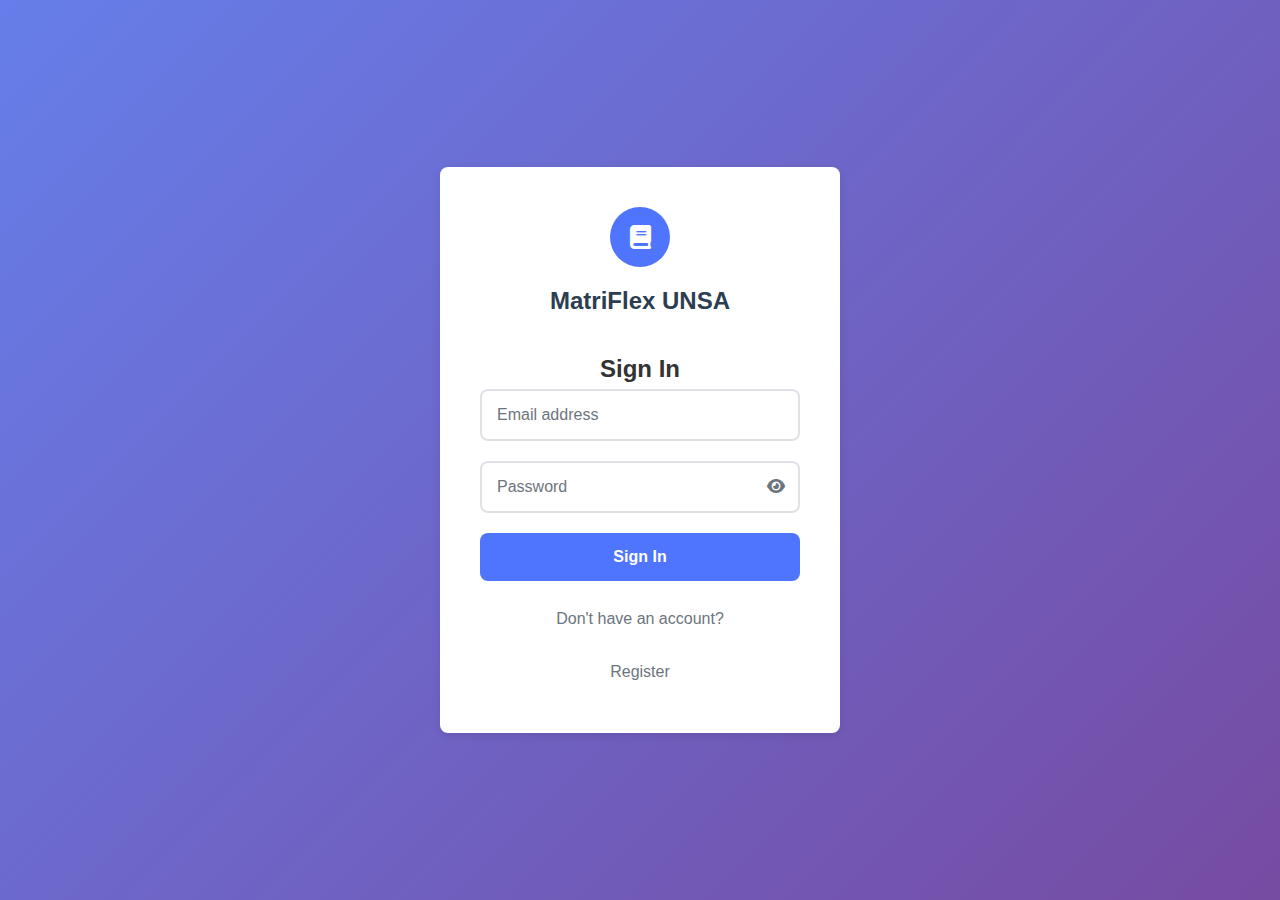
<file: index.html>
<!DOCTYPE html>
<html lang="es">
<head>
    <meta charset="UTF-8">
    <meta name="viewport" content="width=device-width, initial-scale=1.0">
    <title>MatriFlex UNSA - Inicio de Sesión</title>
    <link rel="stylesheet" href="styles/main.css">
    <link href="https://cdnjs.cloudflare.com/ajax/libs/font-awesome/6.0.0/css/all.min.css" rel="stylesheet">
</head>
<body>
    <div class="container">
        <div class="login-card">
            <!-- Logo y título -->
            <div class="header">
                <div class="logo">
                    <i class="fas fa-book"></i>
                </div>
                <h1>MatriFlex UNSA</h1>
            </div>

            <!-- Formulario de inicio de sesión -->
            <h2>Sign In</h2>
            <form id="loginForm" class="form">
                <div class="input-group">
                    <input type="email" id="email" name="email" placeholder="Email address" required>
                </div>
                <div class="input-group">
                    <input type="password" id="password" name="password" placeholder="Password" required>
                    <button type="button" class="password-toggle" onclick="togglePassword()">
                        <i class="fas fa-eye" id="eyeIcon"></i>
                    </button>
                </div>
                <button type="submit" class="btn-primary">Sign In</button>
            </form>

            <!-- Enlace de registro -->
            <div class="footer">
                <p>Don't have an account?</p>
                <a href="register.html" class="btn-secondary">Register</a>
            </div>
        </div>
    </div>

    <script src="js/main.js"></script>
</body>
</html>
</file>
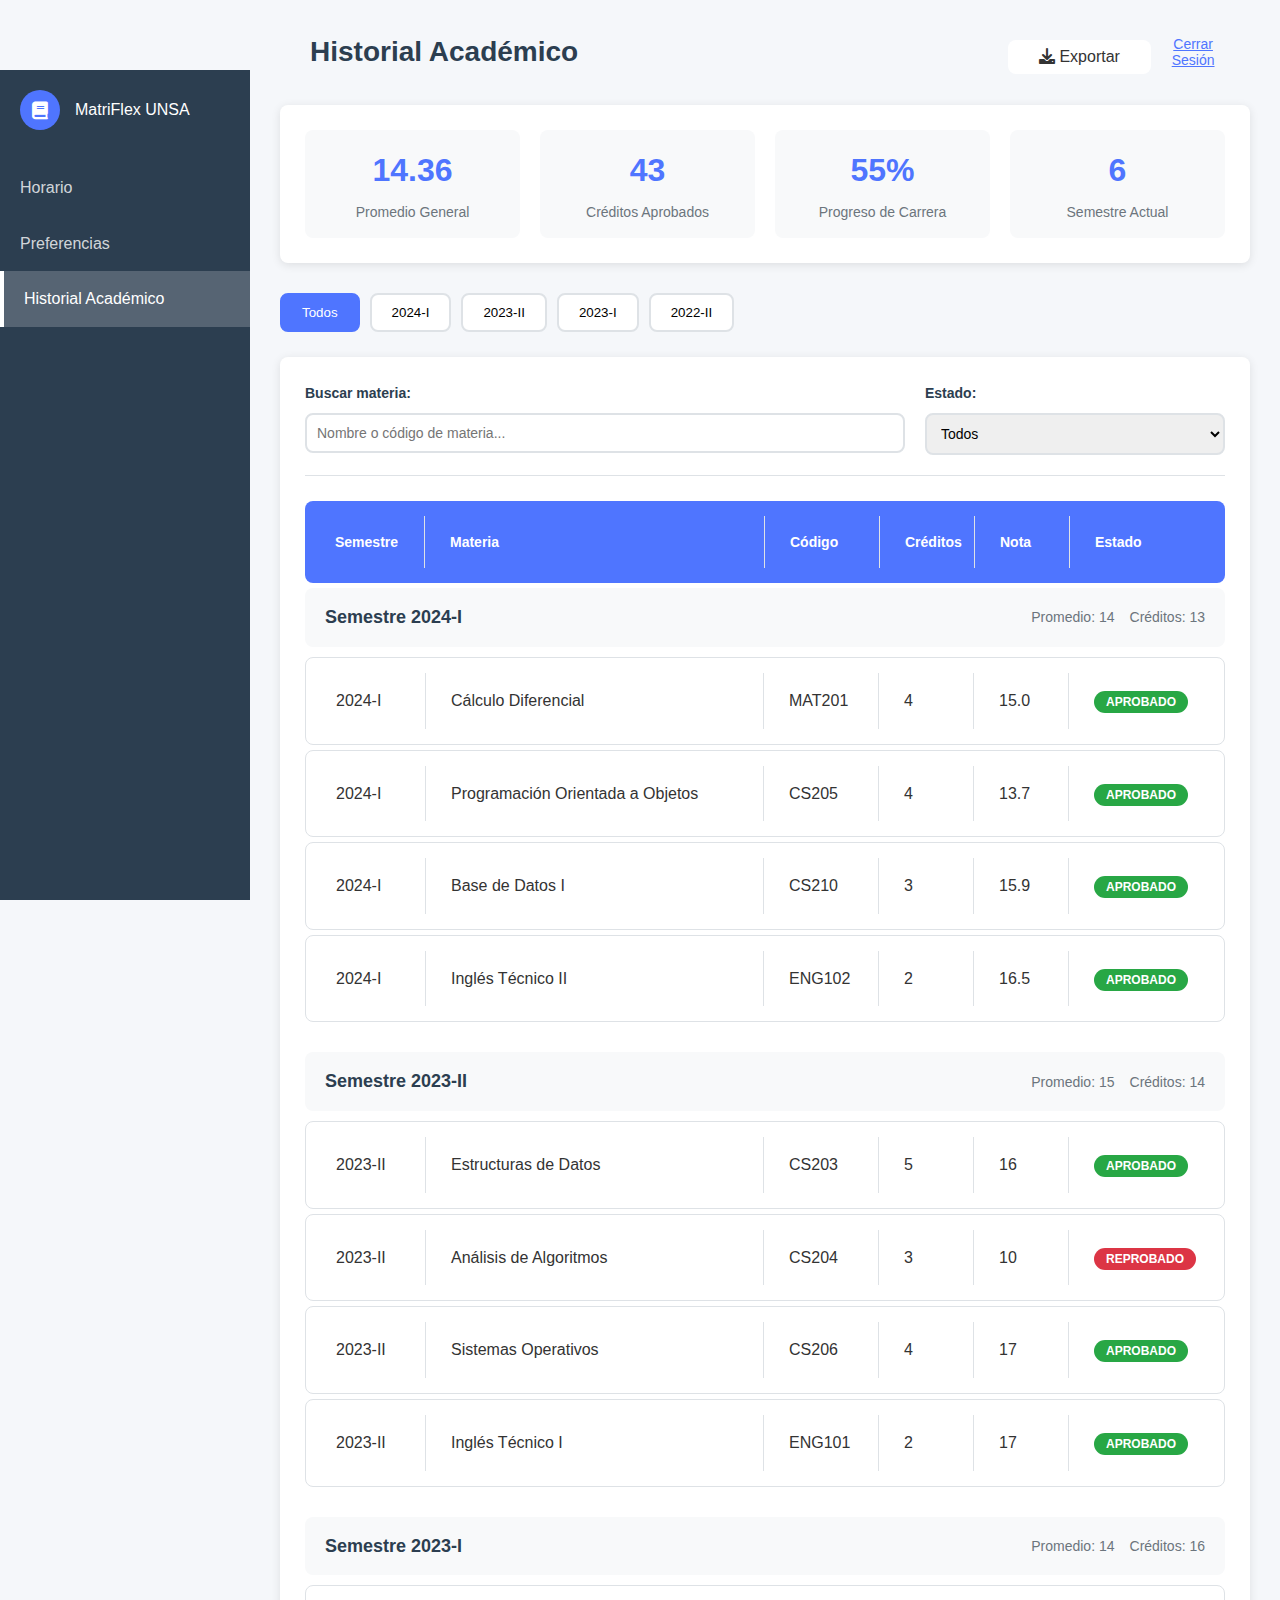
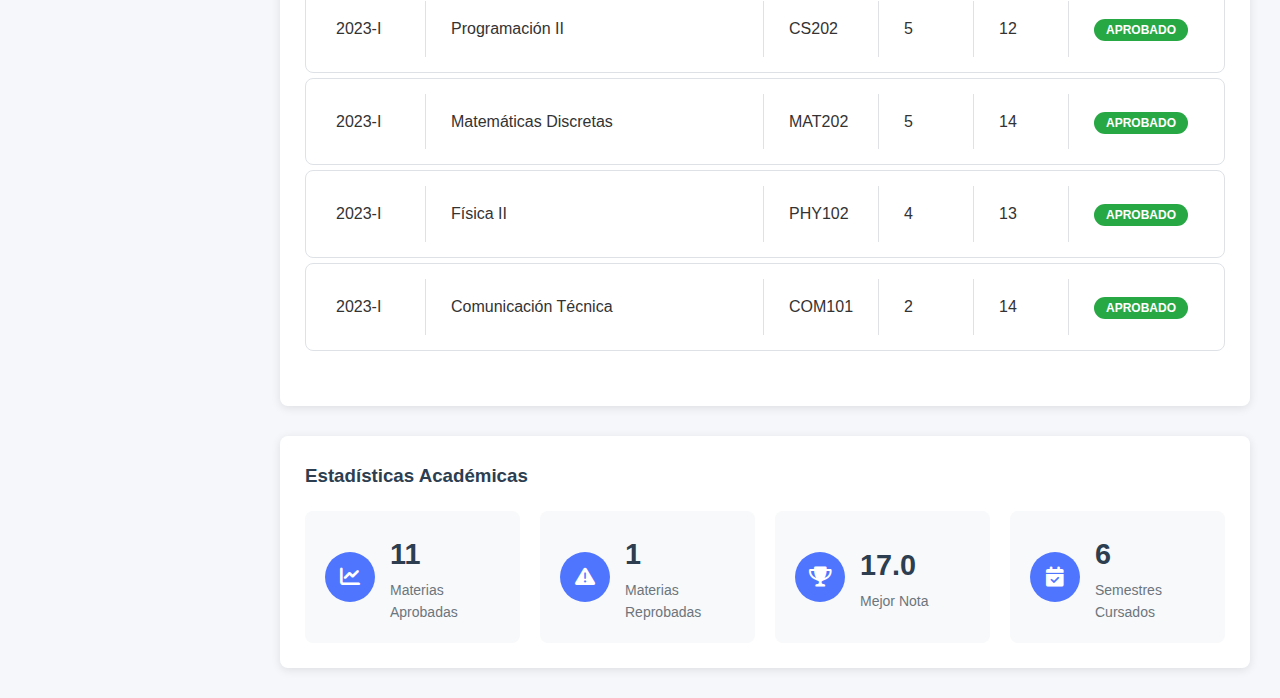
<file: academic-history.html>
<!DOCTYPE html>
<html lang="es">
<head>
    <meta charset="UTF-8">
    <meta name="viewport" content="width=device-width, initial-scale=1.0">
    <title>MatriFlex UNSA - Historial Académico</title>
    <link rel="stylesheet" href="styles/main.css">
    <link href="https://cdnjs.cloudflare.com/ajax/libs/font-awesome/6.0.0/css/all.min.css" rel="stylesheet">
</head>
<body>
    <div class="dashboard">
        <!-- Sidebar -->
        <div class="sidebar dark">
            <div class="sidebar-header">
                <div class="logo-small">
                    <i class="fas fa-book"></i>
                </div>
                <span>MatriFlex UNSA</span>
            </div>
            <nav class="sidebar-nav">
                <a href="dashboard.html">Horario</a>
                <a href="preferences.html">Preferencias</a>
                <a href="academic-history.html" class="active">Historial Académico</a>
            </nav>
        </div>

        <!-- Main Content -->
        <div class="main-content">
            <!-- Header -->
            <header class="content-header">
                <h1>Historial Académico</h1>
                <div class="header-actions">
                    <button class="btn-secondary" onclick="exportHistory()">
                        <i class="fas fa-download"></i> Exportar
                    </button>
                    <button class="btn-link" onclick="logout()">Cerrar Sesión</button>
                </div>
            </header>

            <!-- Student Summary -->
            <div class="academic-summary">
                <div class="summary-card">
                    <div class="summary-item">
                        <div class="summary-value">13.8</div>
                        <div class="summary-label">Promedio General</div>
                    </div>
                    <div class="summary-item">
                        <div class="summary-value">48</div>
                        <div class="summary-label">Créditos Aprobados</div>
                    </div>
                    <div class="summary-item">
                        <div class="summary-value">55%</div>
                        <div class="summary-label">Progreso de Carrera</div>
                    </div>
                    <div class="summary-item">
                        <div class="summary-value">6</div>
                        <div class="summary-label">Semestre Actual</div>
                    </div>
                </div>
            </div>

            <!-- Semester Tabs -->
            <div class="semester-tabs">
                <button class="tab-btn active" onclick="showSemester('all')">Todos</button>
                <button class="tab-btn" onclick="showSemester('2024-1')">2024-I</button>
                <button class="tab-btn" onclick="showSemester('2023-2')">2023-II</button>
                <button class="tab-btn" onclick="showSemester('2023-1')">2023-I</button>
                <button class="tab-btn" onclick="showSemester('2022-2')">2022-II</button>
            </div>

            <!-- Academic History Section -->
            <div class="history-section">
                <div class="history-filters">
                    <div class="filter-group">
                        <label>Buscar materia:</label>
                        <input type="text" id="searchSubject" placeholder="Nombre o código de materia...">
                    </div>
                    <div class="filter-group">
                        <label>Estado:</label>
                        <select id="statusFilter">
                            <option value="all">Todos</option>
                            <option value="approved">Aprobado</option>
                            <option value="failed">Reprobado</option>
                            <option value="in-progress">En Curso</option>
                        </select>
                    </div>
                </div>

                <!-- History Table -->
                <div class="history-table">
                    <div class="table-header">
                        <div class="col-semester">Semestre</div>
                        <div class="col-subject">Materia</div>
                        <div class="col-code">Código</div>
                        <div class="col-credits">Créditos</div>
                        <div class="col-grade">Nota</div>
                        <div class="col-status">Estado</div>
                    </div>

                    <!-- 2024-I Semester -->
                    <div class="semester-group" data-semester="2024-1">
                        <div class="semester-header">
                            <h3>Semestre 2024-I</h3>
                            <div class="semester-stats">
                                <span>Promedio: 14</span>
                                <span>Créditos: 13</span>
                            </div>
                        </div>
                        
                        <div class="table-row" data-status="approved">
                            <div class="col-semester">2024-I</div>
                            <div class="col-subject">Cálculo Diferencial</div>
                            <div class="col-code">MAT201</div>
                            <div class="col-credits">4</div>
                            <div class="col-grade">15.0</div>
                            <div class="col-status">
                                <span class="status-badge approved">Aprobado</span>
                            </div>
                        </div>
                        
                        <div class="table-row" data-status="approved">
                            <div class="col-semester">2024-I</div>
                            <div class="col-subject">Programación Orientada a Objetos</div>
                            <div class="col-code">CS205</div>
                            <div class="col-credits">4</div>
                            <div class="col-grade">13.7</div>
                            <div class="col-status">
                                <span class="status-badge approved">Aprobado</span>
                            </div>
                        </div>
                        
                        <div class="table-row" data-status="approved">
                            <div class="col-semester">2024-I</div>
                            <div class="col-subject">Base de Datos I</div>
                            <div class="col-code">CS210</div>
                            <div class="col-credits">3</div>
                            <div class="col-grade">15.9</div>
                            <div class="col-status">
                                <span class="status-badge approved">Aprobado</span>
                            </div>
                        </div>
                        
                        <div class="table-row" data-status="approved">
                            <div class="col-semester">2024-I</div>
                            <div class="col-subject">Inglés Técnico II</div>
                            <div class="col-code">ENG102</div>
                            <div class="col-credits">2</div>
                            <div class="col-grade">16.5</div>
                            <div class="col-status">
                                <span class="status-badge approved">Aprobado</span>
                            </div>
                        </div>
                    </div>

                    <!-- 2023-II Semester -->
                    <div class="semester-group" data-semester="2023-2">
                        <div class="semester-header">
                            <h3>Semestre 2023-II</h3>
                            <div class="semester-stats">
                                <span>Promedio: 15</span>
                                <span>Créditos: 14</span>
                            </div>
                        </div>
                        
                        <div class="table-row" data-status="approved">
                            <div class="col-semester">2023-II</div>
                            <div class="col-subject">Estructuras de Datos</div>
                            <div class="col-code">CS203</div>
                            <div class="col-credits">5</div>
                            <div class="col-grade">16</div>
                            <div class="col-status">
                                <span class="status-badge approved">Aprobado</span>
                            </div>
                        </div>
                        
                        <div class="table-row" data-status="failed">
                            <div class="col-semester">2023-II</div>
                            <div class="col-subject">Análisis de Algoritmos</div>
                            <div class="col-code">CS204</div>
                            <div class="col-credits">3</div>
                            <div class="col-grade">10</div>
                            <div class="col-status">
                                <span class="status-badge failed">Reprobado</span>
                            </div>
                        </div>
                        
                        <div class="table-row" data-status="approved">
                            <div class="col-semester">2023-II</div>
                            <div class="col-subject">Sistemas Operativos</div>
                            <div class="col-code">CS206</div>
                            <div class="col-credits">4</div>
                            <div class="col-grade">17</div>
                            <div class="col-status">
                                <span class="status-badge approved">Aprobado</span>
                            </div>
                        </div>
                        
                        <div class="table-row" data-status="approved">
                            <div class="col-semester">2023-II</div>
                            <div class="col-subject">Inglés Técnico I</div>
                            <div class="col-code">ENG101</div>
                            <div class="col-credits">2</div>
                            <div class="col-grade">17</div>
                            <div class="col-status">
                                <span class="status-badge approved">Aprobado</span>
                            </div>
                        </div>
                    </div>

                    <!-- 2023-I Semester -->
                    <div class="semester-group" data-semester="2023-1">
                        <div class="semester-header">
                            <h3>Semestre 2023-I</h3>
                            <div class="semester-stats">
                                <span>Promedio: 14</span>
                                <span>Créditos: 16</span>
                            </div>
                        </div>
                        
                        <div class="table-row" data-status="approved">
                            <div class="col-semester">2023-I</div>
                            <div class="col-subject">Programación II</div>
                            <div class="col-code">CS202</div>
                            <div class="col-credits">5</div>
                            <div class="col-grade">12</div>
                            <div class="col-status">
                                <span class="status-badge approved">Aprobado</span>
                            </div>
                        </div>
                        
                        <div class="table-row" data-status="approved">
                            <div class="col-semester">2023-I</div>
                            <div class="col-subject">Matemáticas Discretas</div>
                            <div class="col-code">MAT202</div>
                            <div class="col-credits">5</div>
                            <div class="col-grade">14</div>
                            <div class="col-status">
                                <span class="status-badge approved">Aprobado</span>
                            </div>
                        </div>
                        
                        <div class="table-row" data-status="approved">
                            <div class="col-semester">2023-I</div>
                            <div class="col-subject">Física II</div>
                            <div class="col-code">PHY102</div>
                            <div class="col-credits">4</div>
                            <div class="col-grade">13</div>
                            <div class="col-status">
                                <span class="status-badge approved">Aprobado</span>
                            </div>
                        </div>
                        
                        <div class="table-row" data-status="approved">
                            <div class="col-semester">2023-I</div>
                            <div class="col-subject">Comunicación Técnica</div>
                            <div class="col-code">COM101</div>
                            <div class="col-credits">2</div>
                            <div class="col-grade">14</div>
                            <div class="col-status">
                                <span class="status-badge approved">Aprobado</span>
                            </div>
                        </div>
                    </div>
                </div>
            </div>

            <!-- Statistics Section -->
            <div class="statistics-section">
                <h3>Estadísticas Académicas</h3>
                <div class="stats-grid">
                    <div class="stat-card">
                        <div class="stat-icon">
                            <i class="fas fa-chart-line"></i>
                        </div>
                        <div class="stat-info">
                            <div class="stat-value">15</div>
                            <div class="stat-label">Materias Aprobadas</div>
                        </div>
                    </div>
                    
                    <div class="stat-card">
                        <div class="stat-icon">
                            <i class="fas fa-exclamation-triangle"></i>
                        </div>
                        <div class="stat-info">
                            <div class="stat-value">1</div>
                            <div class="stat-label">Materias Reprobadas</div>
                        </div>
                    </div>
                    
                    <div class="stat-card">
                        <div class="stat-icon">
                            <i class="fas fa-trophy"></i>
                        </div>
                        <div class="stat-info">
                            <div class="stat-value">4.0</div>
                            <div class="stat-label">Mejor Nota</div>
                        </div>
                    </div>
                    
                    <div class="stat-card">
                        <div class="stat-icon">
                            <i class="fas fa-calendar-check"></i>
                        </div>
                        <div class="stat-info">
                            <div class="stat-value">6</div>
                            <div class="stat-label">Semestres Cursados</div>
                        </div>
                    </div>
                </div>
            </div>
        </div>
    </div>

    <script src="js/academic-history.js"></script>
</body>
</html>
</file>
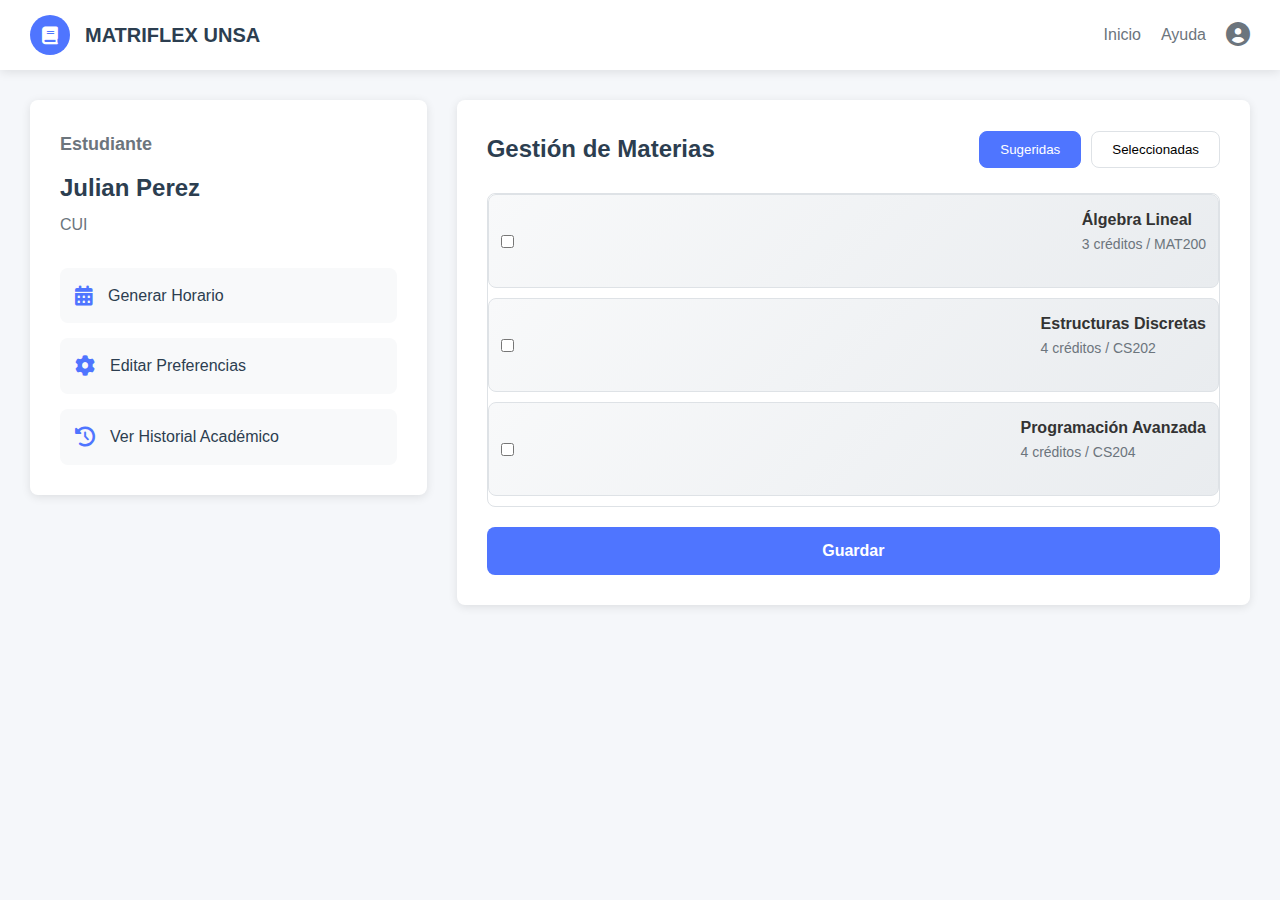
<file: dashboard.html>
<!DOCTYPE html>
<html lang="es">
<head>
    <meta charset="UTF-8">
    <meta name="viewport" content="width=device-width, initial-scale=1.0">
    <title>MatriFlex UNSA - Dashboard</title>
    <link rel="stylesheet" href="styles/main.css">
    <link href="https://cdnjs.cloudflare.com/ajax/libs/font-awesome/6.0.0/css/all.min.css" rel="stylesheet">
</head>
<body>
    <div class="dashboard">
        <!-- Header -->
        <header class="dashboard-header">
            <div class="header-left">
                <div class="logo-small">
                    <i class="fas fa-book"></i>
                </div>
                <h1>MATRIFLEX UNSA</h1>
            </div>
            <div class="header-right">
                <nav>
                    <a href="dashboard.html">Inicio</a>
                    <a href="#" onclick="showHelp()">Ayuda</a>
                </nav>
                <div class="user-menu">
                    <i class="fas fa-user-circle"></i>
                </div>
            </div>
        </header>

        <!-- Main Content -->
        <div class="dashboard-content">
            <!-- Student Info Card -->
            <div class="student-card">
                <h2>Estudiante</h2>
                <h3>Julian Perez</h3>
                <p class="cui">CUI</p>
                
                <div class="action-buttons">
                    <a href="schedule-generator.html" class="action-btn">
                        <i class="fas fa-calendar-alt"></i>
                        <span>Generar Horario</span>
                    </a>
                    <a href="preferences.html" class="action-btn">
                        <i class="fas fa-cog"></i>
                        <span>Editar Preferencias</span>
                    </a>
                    <a href="academic-history.html" class="action-btn">
                        <i class="fas fa-history"></i>
                        <span>Ver Historial Académico</span>
                    </a>
                </div>
            </div>

            <!-- Subject Management -->
            <div class="subjects-card">
                <div class="subjects-header">
                    <h2>Gestión de Materias</h2>
                    <div class="subjects-tabs">
                        <button class="tab-btn active" onclick="showTab('suggested')">Sugeridas</button>
                        <button class="tab-btn" onclick="showTab('selected')">Seleccionadas</button>
                    </div>
                </div>

                <div id="suggested-tab" class="tab-content active">
                    <div class="subjects-table">
                        <div class="subject-item">
                            <input type="checkbox" id="algebra">
                            <div class="subject-info">
                                <span class="subject-name">Álgebra Lineal</span>
                                <span class="subject-details">3 créditos / MAT200</span>
                            </div>
                        </div>
                        <div class="subject-item">
                            <input type="checkbox" id="estructuras">
                            <div class="subject-info">
                                <span class="subject-name">Estructuras Discretas</span>
                                <span class="subject-details">4 créditos / CS202</span>
                            </div>
                        </div>
                        <div class="subject-item">
                            <input type="checkbox" id="programacion">
                            <div class="subject-info">
                                <span class="subject-name">Programación Avanzada</span>
                                <span class="subject-details">4 créditos / CS204</span>
                            </div>
                        </div>
                    </div>
                    <button class="btn-primary" onclick="saveSelectedSubjects()">Guardar</button>
                </div>

                <div id="selected-tab" class="tab-content">
                    <div class="selected-subjects" id="selectedSubjectsList">
                        <!-- Los sujetos seleccionados aparecerán aquí -->
                    </div>
                </div>
            </div>
        </div>
    </div>

    <script src="js/dashboard.js"></script>
</body>
</html>
</file>
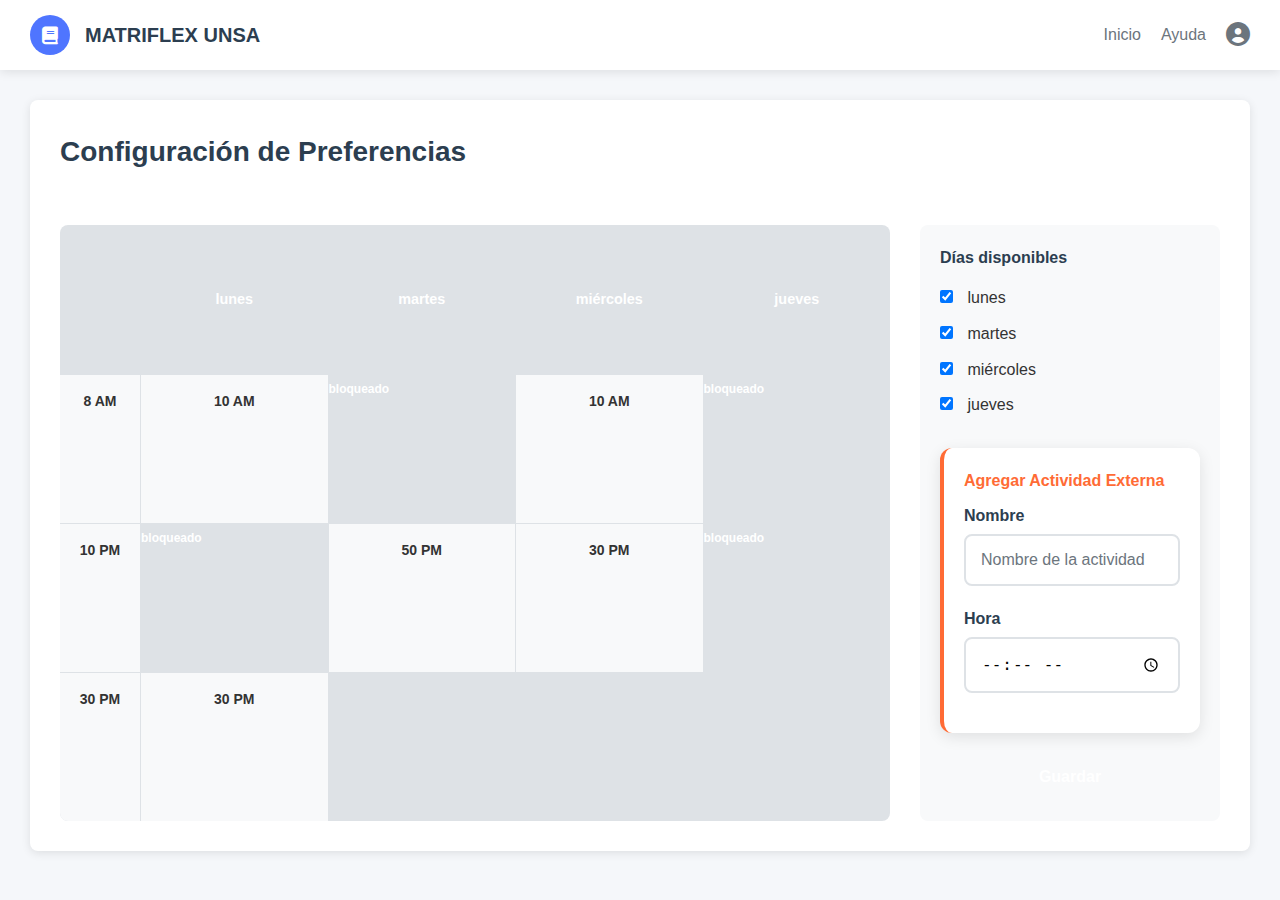
<file: preferences.html>
<!DOCTYPE html>
<html lang="es">
<head>
    <meta charset="UTF-8">
    <meta name="viewport" content="width=device-width, initial-scale=1.0">
    <title>MatriFlex UNSA - Configuración de Preferencias</title>
    <link rel="stylesheet" href="styles/main.css">
    <link href="https://cdnjs.cloudflare.com/ajax/libs/font-awesome/6.0.0/css/all.min.css" rel="stylesheet">
</head>
<body>
    <div class="dashboard">
        <!-- Header -->
        <header class="dashboard-header">
            <div class="header-left">
                <div class="logo-small">
                    <i class="fas fa-book"></i>
                </div>
                <h1>MATRIFLEX UNSA</h1>
            </div>
            <div class="header-right">
                <nav>
                    <a href="dashboard.html">Inicio</a>
                    <a href="#" onclick="showHelp()">Ayuda</a>
                </nav>
                <div class="user-menu">
                    <i class="fas fa-user-circle"></i>
                </div>
            </div>
        </header>

        <!-- Main Content -->
        <div class="preferences-container">
            <h2>Configuración de Preferencias</h2>
            
            <!-- Schedule Grid for Preferences -->
            <div class="preferences-grid">
                <div class="grid-header">
                    <div class="time-column"></div>
                    <div class="day-header">lunes</div>
                    <div class="day-header">martes</div>
                    <div class="day-header">miércoles</div>
                    <div class="day-header">jueves</div>
                </div>
                
                <!-- Time slots with blocked periods -->
                <div class="time-row">
                    <div class="time-label">8 AM</div>
                    <div class="time-slot"></div>
                    <div class="time-slot"></div>
                    <div class="time-slot"></div>
                    <div class="time-slot"></div>
                </div>
                
                <div class="time-row">
                    <div class="time-label">10 AM</div>
                    <div class="time-slot"></div>
                    <div class="time-slot blocked">bloqueado</div>
                    <div class="time-slot"></div>
                    <div class="time-slot"></div>
                </div>
                
                <div class="time-row">
                    <div class="time-label">10 AM</div>
                    <div class="time-slot"></div>
                    <div class="time-slot"></div>
                    <div class="time-slot blocked">bloqueado</div>
                    <div class="time-slot"></div>
                </div>
                
                <div class="time-row">
                    <div class="time-label">10 PM</div>
                    <div class="time-slot"></div>
                    <div class="time-slot"></div>
                    <div class="time-slot"></div>
                    <div class="time-slot blocked">bloqueado</div>
                </div>
                
                <div class="time-row">
                    <div class="time-label">50 PM</div>
                    <div class="time-slot"></div>
                    <div class="time-slot"></div>
                    <div class="time-slot"></div>
                    <div class="time-slot"></div>
                </div>
                
                <div class="time-row">
                    <div class="time-label">30 PM</div>
                    <div class="time-slot blocked">bloqueado</div>
                    <div class="time-slot"></div>
                    <div class="time-slot"></div>
                    <div class="time-slot"></div>
                </div>
                
                <div class="time-row">
                    <div class="time-label">30 PM</div>
                    <div class="time-slot"></div>
                    <div class="time-slot"></div>
                    <div class="time-slot"></div>
                    <div class="time-slot"></div>
                </div>
                
                <div class="time-row">
                    <div class="time-label">30 PM</div>
                    <div class="time-slot"></div>
                    <div class="time-slot"></div>
                    <div class="time-slot"></div>
                    <div class="time-slot"></div>
                </div>
            </div>
            
            <!-- Sidebar with options -->
            <div class="preferences-sidebar">
                <div class="available-days">
                    <h3>Días disponibles</h3>
                    <label><input type="checkbox" checked> lunes</label>
                    <label><input type="checkbox" checked> martes</label>
                    <label><input type="checkbox" checked> miércoles</label>
                    <label><input type="checkbox" checked> jueves</label>
                </div>
                
                <div class="external-activity">
                    <h3>Agregar Actividad Externa</h3>
                    <div class="input-group">
                        <label>Nombre</label>
                        <input type="text" id="activityName" placeholder="Nombre de la actividad">
                    </div>
                    <div class="input-group">
                        <label>Hora</label>
                        <input type="time" id="activityTime">
                    </div>
                </div>
                
                <button class="btn-primary save-btn" onclick="savePreferences()">Guardar</button>
            </div>
        </div>
    </div>

    <script src="js/preferences.js"></script>
</body>
</html>
</file>
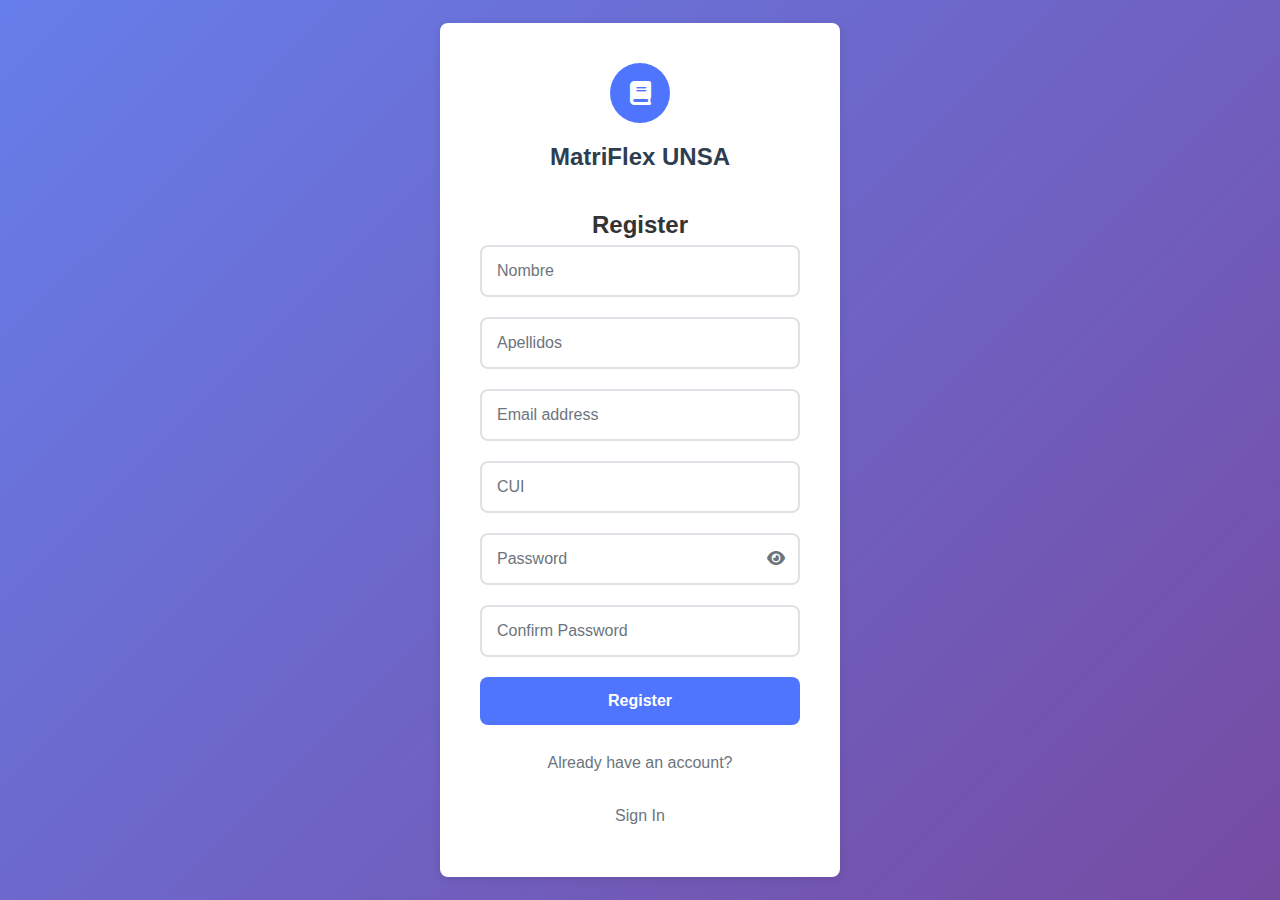
<file: register.html>
<!DOCTYPE html>
<html lang="es">
<head>
    <meta charset="UTF-8">
    <meta name="viewport" content="width=device-width, initial-scale=1.0">
    <title>MatriFlex UNSA - Registro</title>
    <link rel="stylesheet" href="styles/main.css">
    <link href="https://cdnjs.cloudflare.com/ajax/libs/font-awesome/6.0.0/css/all.min.css" rel="stylesheet">
</head>
<body>
    <div class="container">
        <div class="login-card">
            <!-- Logo y título -->
            <div class="header">
                <div class="logo">
                    <i class="fas fa-book"></i>
                </div>
                <h1>MatriFlex UNSA</h1>
            </div>

            <!-- Formulario de registro -->
            <h2>Register</h2>
            <form id="registerForm" class="form">
                <div class="input-group">
                    <input type="text" id="firstName" name="firstName" placeholder="Nombre" required>
                </div>
                <div class="input-group">
                    <input type="text" id="lastName" name="lastName" placeholder="Apellidos" required>
                </div>
                <div class="input-group">
                    <input type="email" id="email" name="email" placeholder="Email address" required>
                </div>
                <div class="input-group">
                    <input type="text" id="cui" name="cui" placeholder="CUI" required>
                </div>
                <div class="input-group">
                    <input type="password" id="password" name="password" placeholder="Password" required>
                    <button type="button" class="password-toggle" onclick="togglePassword()">
                        <i class="fas fa-eye" id="eyeIcon"></i>
                    </button>
                </div>
                <div class="input-group">
                    <input type="password" id="confirmPassword" name="confirmPassword" placeholder="Confirm Password" required>
                </div>
                <button type="submit" class="btn-primary">Register</button>
            </form>

            <!-- Enlace de inicio de sesión -->
            <div class="footer">
                <p>Already have an account?</p>
                <a href="index.html" class="btn-secondary">Sign In</a>
            </div>
        </div>
    </div>

    <script src="js/main.js"></script>
</body>
</html>
</file>
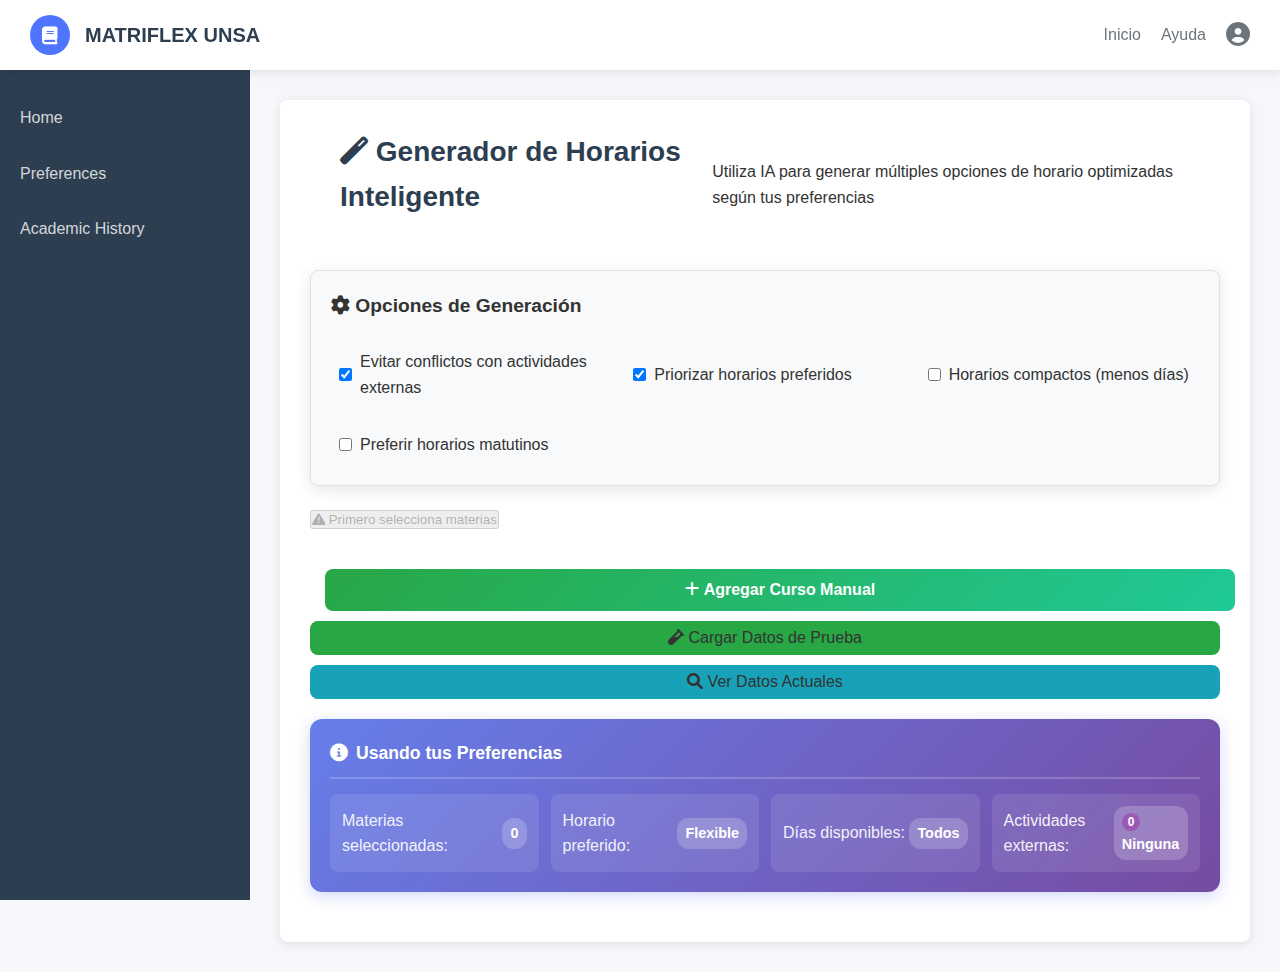
<file: schedule-generator.html>
<!DOCTYPE html>
<html lang="es">
<head>
    <meta charset="UTF-8">
    <meta name="viewport" content="width=device-width, initial-scale=1.0">
    <title>MatriFlex UNSA - Generador de Horarios</title>
    <link rel="stylesheet" href="styles/main.css">
    <link href="https://cdnjs.cloudflare.com/ajax/libs/font-awesome/6.0.0/css/all.min.css" rel="stylesheet">
</head>
<body>
    <div class="dashboard">
        <!-- Header -->
        <header class="dashboard-header">
            <div class="header-left">
                <div class="logo-small">
                    <i class="fas fa-book"></i>
                </div>
                <h1>MATRIFLEX UNSA</h1>
            </div>
            <div class="header-right">
                <nav>
                    <a href="dashboard.html">Inicio</a>
                    <a href="#" onclick="showHelp()">Ayuda</a>
                </nav>
                <div class="user-menu">
                    <i class="fas fa-user-circle"></i>
                </div>
            </div>
        </header>

        <!-- Sidebar -->
        <div class="sidebar">
            <nav class="sidebar-nav">
                <a href="dashboard.html">Home</a>
                <a href="preferences.html">Preferences</a>
                <a href="academic-history.html">Academic History</a>
            </nav>
        </div>

        <!-- Main Content -->
        <div class="main-content">
            <div class="schedule-generator">
                <div class="content-header">
                    <h2><i class="fas fa-magic"></i> Generador de Horarios Inteligente</h2>
                    <p>Utiliza IA para generar múltiples opciones de horario optimizadas según tus preferencias</p>
                    <!-- Versión 2.0 - Actualizado -->
                </div>

                <!-- Opciones de generación se añadirán dinámicamente aquí -->

                <div class="generation-controls">
                    <button onclick="generateSchedule()" class="generate-btn">
                        <i class="fas fa-magic"></i> Generar Horarios Inteligentes
                    </button>
                    <button onclick="addCustomCourse()" class="btn-secondary add-course-btn">
                        <i class="fas fa-plus"></i> Agregar Curso Manual
                    </button>
                    <button onclick="loadTestData()" class="btn-secondary test-data-btn" style="background: #28a745;">
                        <i class="fas fa-vial"></i> Cargar Datos de Prueba
                    </button>
                    <button onclick="checkStoredData()" class="btn-secondary check-data-btn" style="background: #17a2b8;">
                        <i class="fas fa-search"></i> Ver Datos Actuales
                    </button>
                </div>
                
                <!-- Panel informativo de preferencias -->
                <div class="preferences-info-panel" id="preferencesInfo" style="display: none;">
                    <div class="info-header">
                        <h4><i class="fas fa-info-circle"></i> Usando tus Preferencias</h4>
                    </div>
                    <div class="info-content">
                        <div class="info-item">
                            <span class="info-label">Materias seleccionadas:</span>
                            <span class="info-value" id="selectedSubjectsCount">0</span>
                        </div>
                        <div class="info-item">
                            <span class="info-label">Horario preferido:</span>
                            <span class="info-value" id="preferredTimeInfo">No configurado</span>
                        </div>
                        <div class="info-item">
                            <span class="info-label">Días disponibles:</span>
                            <span class="info-value" id="availableDaysInfo">Todos</span>
                        </div>
                        <div class="info-item">
                            <span class="info-label">Actividades externas:</span>
                            <span class="info-value" id="externalActivitiesCount">0</span>
                        </div>
                    </div>
                </div>

                <div class="schedule-section">
                    <!-- Navegación de horarios se añadirá dinámicamente aquí -->

                    <div class="schedule-container">
                        <h3 id="scheduleTitle">Horario Generado</h3>
                        
                        <div class="schedule-grid">
                            <!-- Headers de días -->
                            <div class="day-header">Hora</div>
                            <div class="day-header">Lunes</div>
                            <div class="day-header">Martes</div>
                            <div class="day-header">Miércoles</div>
                            <div class="day-header">Jueves</div>
                            <div class="day-header">Viernes</div>

                            <!-- Franjas horarias -->
                            <div class="time-header">7:00 AM</div>
                            <div class="slot"></div>
                            <div class="slot"></div>
                            <div class="slot"></div>
                            <div class="slot"></div>
                            <div class="slot"></div>

                            <div class="time-header">8:00 AM</div>
                            <div class="slot"></div>
                            <div class="slot"></div>
                            <div class="slot"></div>
                            <div class="slot"></div>
                            <div class="slot"></div>

                            <div class="time-header">9:00 AM</div>
                            <div class="slot"></div>
                            <div class="slot"></div>
                            <div class="slot"></div>
                            <div class="slot"></div>
                            <div class="slot"></div>

                            <div class="time-header">10:00 AM</div>
                            <div class="slot"></div>
                            <div class="slot"></div>
                            <div class="slot"></div>
                            <div class="slot"></div>
                            <div class="slot"></div>

                            <div class="time-header">11:00 AM</div>
                            <div class="slot"></div>
                            <div class="slot"></div>
                            <div class="slot"></div>
                            <div class="slot"></div>
                            <div class="slot"></div>

                            <div class="time-header">12:00 PM</div>
                            <div class="slot"></div>
                            <div class="slot"></div>
                            <div class="slot"></div>
                            <div class="slot"></div>
                            <div class="slot"></div>

                            <div class="time-header">1:00 PM</div>
                            <div class="slot"></div>
                            <div class="slot"></div>
                            <div class="slot"></div>
                            <div class="slot"></div>
                            <div class="slot"></div>

                            <div class="time-header">2:00 PM</div>
                            <div class="slot"></div>
                            <div class="slot"></div>
                            <div class="slot"></div>
                            <div class="slot"></div>
                            <div class="slot"></div>

                            <div class="time-header">3:00 PM</div>
                            <div class="slot"></div>
                            <div class="slot"></div>
                            <div class="slot"></div>
                            <div class="slot"></div>
                            <div class="slot"></div>

                            <div class="time-header">4:00 PM</div>
                            <div class="slot"></div>
                            <div class="slot"></div>
                            <div class="slot"></div>
                            <div class="slot"></div>
                            <div class="slot"></div>

                            <div class="time-header">5:00 PM</div>
                            <div class="slot"></div>
                            <div class="slot"></div>
                            <div class="slot"></div>
                            <div class="slot"></div>
                            <div class="slot"></div>

                            <div class="time-header">6:00 PM</div>
                            <div class="slot"></div>
                            <div class="slot"></div>
                            <div class="slot"></div>
                            <div class="slot"></div>
                            <div class="slot"></div>
                        </div>

                        <div class="schedule-actions">
                            <button onclick="saveSchedule()" class="save-btn">
                                <i class="fas fa-save"></i> Guardar Horario
                            </button>
                            <button onclick="exportSchedule()" class="export-btn">
                                <i class="fas fa-download"></i> Exportar PDF
                            </button>
                            <button onclick="printSchedule()" class="print-btn">
                                <i class="fas fa-print"></i> Imprimir
                            </button>
                        </div>
                    </div>
                </div>
            </div>
        </div>
    </div>

    <script src="js/schedule-clean.js"></script>
</body>
</html>
</file>
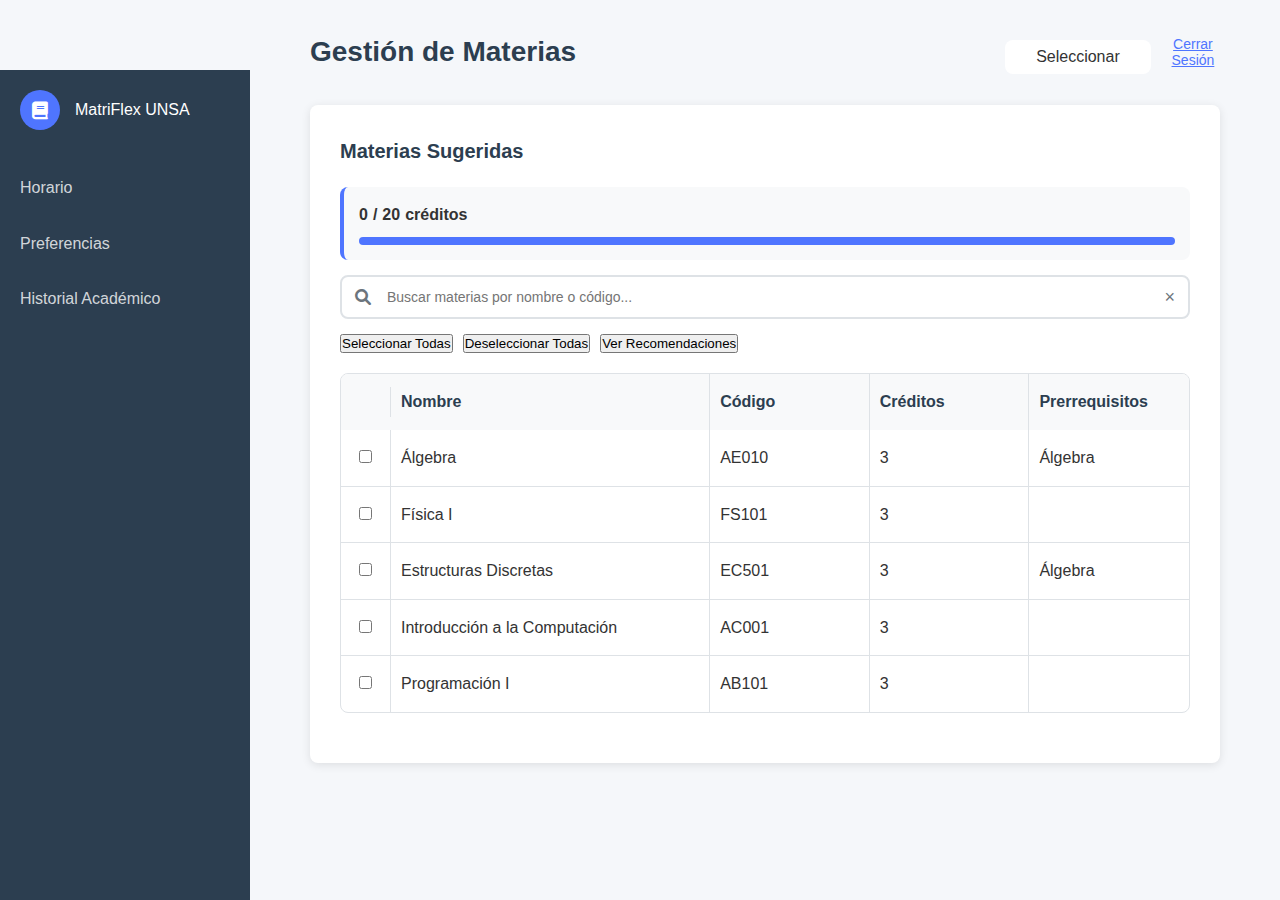
<file: subjects.html>
<!DOCTYPE html>
<html lang="es">
<head>
    <meta charset="UTF-8">
    <meta name="viewport" content="width=device-width, initial-scale=1.0">
    <title>MatriFlex UNSA - Gestión de Materias</title>
    <link rel="stylesheet" href="styles/main.css">
    <link href="https://cdnjs.cloudflare.com/ajax/libs/font-awesome/6.0.0/css/all.min.css" rel="stylesheet">
</head>
<body>
    <div class="dashboard">
        <!-- Sidebar -->
        <div class="sidebar dark">
            <div class="sidebar-header">
                <div class="logo-small">
                    <i class="fas fa-book"></i>
                </div>
                <span>MatriFlex UNSA</span>
            </div>
            <nav class="sidebar-nav">
                <a href="dashboard.html">Horario</a>
                <a href="preferences.html">Preferencias</a>
                <a href="academic-history.html">Historial Académico</a>
            </nav>
        </div>

        <!-- Main Content -->
        <div class="main-content">
            <!-- Header -->
            <header class="content-header">
                <h1>Gestión de Materias</h1>
                <div class="header-actions">
                    <button class="btn-secondary">Seleccionar</button>
                    <button class="btn-link" onclick="logout()">Cerrar Sesión</button>
                </div>
            </header>

            <!-- Subjects Section -->
            <div class="subjects-section">
                <h2>Materias Sugeridas</h2>
                
                <div class="subjects-table">
                    <div class="table-header">
                        <div class="col-checkbox"></div>
                        <div class="col-name">Nombre</div>
                        <div class="col-code">Código</div>
                        <div class="col-credits">Créditos</div>
                        <div class="col-prerequisites">Prerrequisitos</div>
                    </div>
                    
                    <div class="table-row">
                        <div class="col-checkbox">
                            <input type="checkbox" id="algebra">
                        </div>
                        <div class="col-name">Álgebra</div>
                        <div class="col-code">AE010</div>
                        <div class="col-credits">3</div>
                        <div class="col-prerequisites">Álgebra</div>
                    </div>
                    
                    <div class="table-row">
                        <div class="col-checkbox">
                            <input type="checkbox" id="fisica">
                        </div>
                        <div class="col-name">Física I</div>
                        <div class="col-code">FS101</div>
                        <div class="col-credits">3</div>
                        <div class="col-prerequisites"></div>
                    </div>
                    
                    <div class="table-row">
                        <div class="col-checkbox">
                            <input type="checkbox" id="estructuras">
                        </div>
                        <div class="col-name">Estructuras Discretas</div>
                        <div class="col-code">EC501</div>
                        <div class="col-credits">3</div>
                        <div class="col-prerequisites">Álgebra</div>
                    </div>
                    
                    <div class="table-row">
                        <div class="col-checkbox">
                            <input type="checkbox" id="computacion">
                        </div>
                        <div class="col-name">Introducción a la Computación</div>
                        <div class="col-code">AC001</div>
                        <div class="col-credits">3</div>
                        <div class="col-prerequisites"></div>
                    </div>
                    
                    <div class="table-row">
                        <div class="col-checkbox">
                            <input type="checkbox" id="programacion">
                        </div>
                        <div class="col-name">Programación I</div>
                        <div class="col-code">AB101</div>
                        <div class="col-credits">3</div>
                        <div class="col-prerequisites"></div>
                    </div>
                </div>
            </div>
        </div>
    </div>

    <script src="js/subjects.js"></script>
</body>
</html>
</file>
<file: styles/main.css>
/* Reset y configuración base */
* {
    margin: 0;
    padding: 0;
    box-sizing: border-box;
}

body {
    font-family: -apple-system, BlinkMacSystemFont, 'Segoe UI', Roboto, Oxygen, Ubuntu, Cantarell, sans-serif;
    background-color: #f5f7fa;
    color: #333;
    line-height: 1.6;
}

/* Variables CSS */
:root {
    --primary-blue: #4f75ff;
    --dark-blue: #3a5998;
    --light-blue: #e8f1ff;
    --success-green: #28a745;
    --warning-orange: #ffc107;
    --danger-red: #dc3545;
    --dark-gray: #2c3e50;
    --medium-gray: #6c757d;
    --light-gray: #f8f9fa;
    --border-color: #dee2e6;
    --shadow: 0 2px 10px rgba(0, 0, 0, 0.1);
    --shadow-hover: 0 4px 20px rgba(0, 0, 0, 0.15);
    --border-radius: 8px;
    --transition: all 0.3s ease;
}

/* Contenedor principal */
.container {
    min-height: 100vh;
    display: flex;
    align-items: center;
    justify-content: center;
    padding: 20px;
    background: linear-gradient(135deg, #667eea 0%, #764ba2 100%);
}

/* Tarjeta de login/registro */
.login-card {
    background: white;
    border-radius: var(--border-radius);
    padding: 40px;
    box-shadow: var(--shadow);
    width: 100%;
    max-width: 400px;
    text-align: center;
}

/* Header con logo */
.header {
    margin-bottom: 30px;
}

.logo {
    width: 60px;
    height: 60px;
    background: var(--primary-blue);
    border-radius: 50%;
    margin: 0 auto 15px;
    display: flex;
    align-items: center;
    justify-content: center;
    color: white;
    font-size: 24px;
}

.header h1 {
    font-size: 24px;
    color: var(--dark-gray);
    font-weight: 600;
}

.header h2 {
    font-size: 28px;
    color: var(--dark-gray);
    margin-bottom: 30px;
    font-weight: 500;
}

/* Formularios */
.form {
    margin-bottom: 25px;
}

.input-group {
    position: relative;
    margin-bottom: 20px;
}

.input-group input {
    width: 100%;
    padding: 15px;
    border: 2px solid var(--border-color);
    border-radius: var(--border-radius);
    font-size: 16px;
    transition: var(--transition);
    background: white;
}

.input-group input:focus {
    outline: none;
    border-color: var(--primary-blue);
    box-shadow: 0 0 0 3px rgba(79, 117, 255, 0.1);
}

.input-group input::placeholder {
    color: var(--medium-gray);
}

.password-toggle {
    position: absolute;
    right: 15px;
    top: 50%;
    transform: translateY(-50%);
    background: none;
    border: none;
    color: var(--medium-gray);
    cursor: pointer;
    font-size: 16px;
}

/* Botones */
.btn-primary {
    width: 100%;
    padding: 15px;
    background: var(--primary-blue);
    color: white;
    border: none;
    border-radius: var(--border-radius);
    font-size: 16px;
    font-weight: 600;
    cursor: pointer;
    transition: var(--transition);
    text-decoration: none;
    display: inline-block;
    text-align: center;
}

.btn-primary:hover {
    background: var(--dark-blue);
    transform: translateY(-2px);
    box-shadow: var(--shadow-hover);
}

.btn-secondary {
    width: 100%;
    padding: 12px;
    background: transparent;
    color: var(--primary-blue);
    border: 2px solid var(--primary-blue);
    border-radius: var(--border-radius);
    font-size: 16px;
    font-weight: 600;
    cursor: pointer;
    transition: var(--transition);
    text-decoration: none;
    display: inline-block;
    text-align: center;
    margin-top: 10px;
}

.btn-secondary:hover {
    background: var(--primary-blue);
    color: white;
}

.btn-link {
    background: none;
    border: none;
    color: var(--primary-blue);
    text-decoration: underline;
    cursor: pointer;
    font-size: 14px;
}

/* Footer de login */
.footer {
    text-align: center;
    color: var(--medium-gray);
}

.footer p {
    margin-bottom: 10px;
}

/* Dashboard Layout */
.dashboard {
    min-height: 100vh;
    background: #f5f7fa;
}

.dashboard-header {
    background: white;
    padding: 15px 30px;
    box-shadow: var(--shadow);
    display: flex;
    justify-content: space-between;
    align-items: center;
    position: sticky;
    top: 0;
    z-index: 100;
}

.header-left {
    display: flex;
    align-items: center;
    gap: 15px;
}

.logo-small {
    width: 40px;
    height: 40px;
    background: var(--primary-blue);
    border-radius: 50%;
    display: flex;
    align-items: center;
    justify-content: center;
    color: white;
    font-size: 18px;
}

.header-left h1 {
    font-size: 20px;
    color: var(--dark-gray);
    font-weight: 600;
}

.header-right {
    display: flex;
    align-items: center;
    gap: 20px;
}

.header-right nav {
    display: flex;
    gap: 20px;
}

.header-right nav a {
    text-decoration: none;
    color: var(--medium-gray);
    font-weight: 500;
    transition: var(--transition);
}

.header-right nav a:hover {
    color: var(--primary-blue);
}

.user-menu {
    font-size: 24px;
    color: var(--medium-gray);
    cursor: pointer;
}

/* Dashboard Content */
.dashboard-content {
    display: grid;
    grid-template-columns: 1fr 2fr;
    gap: 30px;
    padding: 30px;
    max-width: 1400px;
    margin: 0 auto;
}

/* Student Card */
.student-card {
    background: white;
    border-radius: var(--border-radius);
    padding: 30px;
    box-shadow: var(--shadow);
    height: fit-content;
}

.student-card h2 {
    font-size: 18px;
    color: var(--medium-gray);
    margin-bottom: 10px;
}

.student-card h3 {
    font-size: 24px;
    color: var(--dark-gray);
    margin-bottom: 5px;
}

.cui {
    color: var(--medium-gray);
    margin-bottom: 30px;
}

.action-buttons {
    display: flex;
    flex-direction: column;
    gap: 15px;
}

.action-btn {
    display: flex;
    align-items: center;
    gap: 15px;
    padding: 15px;
    background: var(--light-gray);
    border-radius: var(--border-radius);
    text-decoration: none;
    color: var(--dark-gray);
    transition: var(--transition);
}

.action-btn:hover {
    background: var(--light-blue);
    transform: translateY(-2px);
}

.action-btn i {
    font-size: 20px;
    color: var(--primary-blue);
}

/* Subjects Card */
.subjects-card {
    background: white;
    border-radius: var(--border-radius);
    padding: 30px;
    box-shadow: var(--shadow);
}

.subjects-header {
    display: flex;
    justify-content: space-between;
    align-items: center;
    margin-bottom: 25px;
}

.subjects-header h2 {
    font-size: 24px;
    color: var(--dark-gray);
}

.subjects-tabs {
    display: flex;
    gap: 10px;
}

.tab-btn {
    padding: 10px 20px;
    background: transparent;
    border: 1px solid var(--border-color);
    border-radius: var(--border-radius);
    cursor: pointer;
    transition: var(--transition);
}

.tab-btn.active {
    background: var(--primary-blue);
    color: white;
    border-color: var(--primary-blue);
}

.tab-content {
    display: none;
}

.tab-content.active {
    display: block;
}

.subjects-table {
    margin-bottom: 20px;
}

.subject-item {
    display: flex;
    align-items: center;
    gap: 15px;
    padding: 15px;
    border: 1px solid var(--border-color);
    border-radius: var(--border-radius);
    margin-bottom: 10px;
    transition: var(--transition);
}

.subject-item:hover {
    background: var(--light-gray);
}

.subject-info {
    display: flex;
    flex-direction: column;
}

.subject-name {
    font-weight: 600;
    color: var(--dark-gray);
}

.subject-details {
    color: var(--medium-gray);
    font-size: 14px;
}

/* Sidebar */
.sidebar {
    width: 250px;
    background: var(--dark-gray);
    min-height: calc(100vh - 70px);
    padding: 20px 0;
    position: fixed;
    left: 0;
    top: 70px;
}

.sidebar.dark {
    background: #2c3e50;
}

.sidebar-header {
    display: flex;
    align-items: center;
    gap: 15px;
    padding: 0 20px;
    margin-bottom: 30px;
    color: white;
}

.sidebar-nav {
    display: flex;
    flex-direction: column;
}

.sidebar-nav a {
    color: rgba(255, 255, 255, 0.8);
    text-decoration: none;
    padding: 15px 20px;
    transition: var(--transition);
}

.sidebar-nav a:hover,
.sidebar-nav a.active {
    background: rgba(255, 255, 255, 0.1);
    color: white;
}

/* Main Content */
.main-content {
    margin-left: 250px;
    padding: 30px;
}

/* Schedule Generator */
.schedule-generator {
    background: white;
    border-radius: var(--border-radius);
    padding: 30px;
    box-shadow: var(--shadow);
}

.schedule-generator h2 {
    font-size: 28px;
    color: var(--dark-gray);
    margin-bottom: 20px;
}

.generate-btn {
    margin-bottom: 30px;
    max-width: 200px;
}

.schedule-section h3 {
    font-size: 20px;
    color: var(--dark-gray);
    margin-bottom: 20px;
}

/* Schedule Grid */
.schedule-grid {
    display: grid;
    grid-template-columns: 80px repeat(4, 1fr);
    gap: 1px;
    background: var(--border-color);
    border-radius: var(--border-radius);
    overflow: hidden;
    margin-bottom: 20px;
}

.schedule-header {
    display: contents;
}

.day-header {
    background: var(--primary-blue);
    color: white;
    padding: 15px;
    text-align: center;
    font-weight: 600;
}

.time-slot {
    display: contents;
}

.time-label {
    background: var(--light-gray);
    padding: 15px 10px;
    text-align: center;
    font-weight: 600;
    font-size: 14px;
}

.slot {
    background: white;
    padding: 10px;
    min-height: 60px;
    position: relative;
}

.class-block {
    padding: 8px;
    border-radius: 4px;
    font-size: 12px;
    text-align: center;
    height: 100%;
}

.class-block.math {
    background: #e3f2fd;
    border-left: 4px solid #2196f3;
}

.class-block.history {
    background: #e8f5e8;
    border-left: 4px solid #4caf50;
}

.class-block.chemistry {
    background: #f3e5f5;
    border-left: 4px solid #9c27b0;
}

.class-block.comp-sci {
    background: #fff3e0;
    border-left: 4px solid #ff9800;
}

.class-name {
    font-weight: 600;
    margin-bottom: 2px;
}

.class-time {
    font-size: 10px;
    color: var(--medium-gray);
}

.schedule-actions {
    display: flex;
    gap: 15px;
    justify-content: flex-start;
}

/* Preferences */
.preferences-container {
    display: grid;
    grid-template-columns: 1fr 300px;
    gap: 30px;
    padding: 30px;
    background: white;
    margin: 30px;
    border-radius: var(--border-radius);
    box-shadow: var(--shadow);
}

.preferences-container h2 {
    grid-column: 1 / -1;
    font-size: 28px;
    color: var(--dark-gray);
    margin-bottom: 20px;
}

.preferences-grid {
    display: grid;
    grid-template-columns: 80px repeat(4, 1fr);
    gap: 1px;
    background: var(--border-color);
    border-radius: var(--border-radius);
    overflow: hidden;
}

.grid-header {
    display: contents;
}

.time-row {
    display: contents;
}

.time-slot {
    background: white;
    padding: 15px 10px;
    text-align: center;
    min-height: 50px;
    cursor: pointer;
    transition: var(--transition);
}

.time-slot:hover {
    background: var(--light-blue);
}

.time-slot.blocked {
    background: var(--primary-blue);
    color: white;
    font-size: 12px;
    font-weight: 600;
}

.preferences-sidebar {
    background: var(--light-gray);
    padding: 20px;
    border-radius: var(--border-radius);
    height: fit-content;
}

.available-days h3,
.external-activity h3 {
    font-size: 16px;
    color: var(--dark-gray);
    margin-bottom: 15px;
}

.available-days label {
    display: block;
    margin-bottom: 10px;
    cursor: pointer;
}

.available-days input {
    margin-right: 10px;
}

.external-activity {
    margin-top: 30px;
}

.input-group label {
    display: block;
    margin-bottom: 5px;
    font-weight: 600;
    color: var(--dark-gray);
}

.save-btn {
    margin-top: 20px;
}

/* Subjects Management */
.content-header {
    display: flex;
    justify-content: space-between;
    align-items: center;
    margin-bottom: 30px;
    padding: 0 30px;
}

.content-header h1 {
    font-size: 28px;
    color: var(--dark-gray);
}

.header-actions {
    display: flex;
    gap: 15px;
    align-items: center;
}

.subjects-section {
    background: white;
    border-radius: var(--border-radius);
    padding: 30px;
    box-shadow: var(--shadow);
    margin: 0 30px;
}

.subjects-section h2 {
    font-size: 20px;
    color: var(--dark-gray);
    margin-bottom: 20px;
}

.subjects-table {
    border: 1px solid var(--border-color);
    border-radius: var(--border-radius);
    overflow: hidden;
}

.table-header,
.table-row {
    display: grid;
    grid-template-columns: 50px 2fr 1fr 1fr 1fr;
    align-items: center;
}

.table-header {
    background: var(--light-gray);
    font-weight: 600;
    color: var(--dark-gray);
}

.table-header > div,
.table-row > div {
    padding: 15px 10px;
    border-right: 1px solid var(--border-color);
}

.table-header > div:last-child,
.table-row > div:last-child {
    border-right: none;
}

.table-row {
    border-bottom: 1px solid var(--border-color);
    transition: var(--transition);
}

.table-row:hover {
    background: var(--light-gray);
}

.table-row:last-child {
    border-bottom: none;
}

.col-checkbox {
    text-align: center;
}

/* Academic History Styles */
.academic-summary {
    margin-bottom: 30px;
}

.summary-card {
    background: white;
    border-radius: var(--border-radius);
    padding: 25px;
    box-shadow: var(--shadow);
    display: grid;
    grid-template-columns: repeat(auto-fit, minmax(200px, 1fr));
    gap: 20px;
}

.summary-item {
    text-align: center;
    padding: 15px;
    border-radius: var(--border-radius);
    background: var(--light-gray);
}

.summary-value {
    font-size: 2rem;
    font-weight: 700;
    color: var(--primary-blue);
    margin-bottom: 5px;
}

.summary-label {
    font-size: 14px;
    color: var(--medium-gray);
    font-weight: 500;
}

/* Semester Tabs */
.semester-tabs {
    display: flex;
    gap: 10px;
    margin-bottom: 25px;
    flex-wrap: wrap;
}

.semester-tabs .tab-btn {
    padding: 10px 20px;
    background: white;
    border: 2px solid var(--border-color);
    border-radius: var(--border-radius);
    cursor: pointer;
    transition: var(--transition);
    font-weight: 500;
}

.semester-tabs .tab-btn:hover {
    border-color: var(--primary-blue);
    background: var(--light-blue);
}

.semester-tabs .tab-btn.active {
    background: var(--primary-blue);
    color: white;
    border-color: var(--primary-blue);
}

/* History Section */
.history-section {
    background: white;
    border-radius: var(--border-radius);
    padding: 25px;
    box-shadow: var(--shadow);
    margin-bottom: 30px;
}

.history-filters {
    display: grid;
    grid-template-columns: 2fr 1fr;
    gap: 20px;
    margin-bottom: 25px;
    padding-bottom: 20px;
    border-bottom: 1px solid var(--border-color);
}

.filter-group {
    display: flex;
    flex-direction: column;
    gap: 8px;
}

.filter-group label {
    font-weight: 600;
    color: var(--dark-gray);
    font-size: 14px;
}

.filter-group input,
.filter-group select {
    padding: 10px;
    border: 2px solid var(--border-color);
    border-radius: var(--border-radius);
    font-size: 14px;
    transition: var(--transition);
}

.filter-group input:focus,
.filter-group select:focus {
    outline: none;
    border-color: var(--primary-blue);
    box-shadow: 0 0 0 3px rgba(79, 117, 255, 0.1);
}

/* History Table */
.history-table {
    margin-top: 20px;
}

.semester-group {
    margin-bottom: 30px;
}

.semester-header {
    background: var(--light-gray);
    padding: 15px 20px;
    border-radius: var(--border-radius);
    margin-bottom: 10px;
    display: flex;
    justify-content: space-between;
    align-items: center;
}

.semester-header h3 {
    margin: 0;
    color: var(--dark-gray);
    font-size: 18px;
}

.semester-stats {
    display: flex;
    gap: 15px;
    font-size: 14px;
    color: var(--medium-gray);
}

.history-table .table-header,
.history-table .table-row {
    display: grid;
    grid-template-columns: 100px 2fr 100px 80px 80px 120px;
    align-items: center;
    gap: 15px;
}

.history-table .table-header {
    background: var(--primary-blue);
    color: white;
    padding: 15px 20px;
    border-radius: var(--border-radius);
    font-weight: 600;
    font-size: 14px;
    margin-bottom: 5px;
}

.history-table .table-row {
    padding: 15px 20px;
    border: 1px solid var(--border-color);
    border-radius: var(--border-radius);
    margin-bottom: 5px;
    transition: var(--transition);
    cursor: pointer;
}

.history-table .table-row:hover {
    background: var(--light-blue);
    transform: translateY(-1px);
    box-shadow: var(--shadow);
}

/* Status Badges */
.status-badge {
    padding: 4px 12px;
    border-radius: 20px;
    font-size: 12px;
    font-weight: 600;
    text-transform: uppercase;
}

.status-badge.approved {
    background: var(--success-green);
    color: white;
}

.status-badge.failed {
    background: var(--danger-red);
    color: white;
}

.status-badge.in-progress {
    background: var(--warning-orange);
    color: white;
}

/* Statistics Section */
.statistics-section {
    background: white;
    border-radius: var(--border-radius);
    padding: 25px;
    box-shadow: var(--shadow);
}

.statistics-section h3 {
    margin-bottom: 20px;
    color: var(--dark-gray);
}

.stats-grid {
    display: grid;
    grid-template-columns: repeat(auto-fit, minmax(200px, 1fr));
    gap: 20px;
}

.stat-card {
    background: var(--light-gray);
    border-radius: var(--border-radius);
    padding: 20px;
    display: flex;
    align-items: center;
    gap: 15px;
    transition: var(--transition);
}

.stat-card:hover {
    transform: translateY(-2px);
    box-shadow: var(--shadow);
}

.stat-icon {
    width: 50px;
    height: 50px;
    border-radius: 50%;
    background: var(--primary-blue);
    display: flex;
    align-items: center;
    justify-content: center;
    color: white;
    font-size: 20px;
}

.stat-info {
    flex: 1;
}

.stat-value {
    font-size: 1.8rem;
    font-weight: 700;
    color: var(--dark-gray);
    margin-bottom: 2px;
}

.stat-label {
    font-size: 14px;
    color: var(--medium-gray);
}

/* Active sidebar link */
.sidebar-nav a.active {
    background: rgba(255, 255, 255, 0.2);
    color: white;
    border-left: 4px solid white;
}

/* Modal Styles for Subject Details */
.subject-details {
    margin-bottom: 20px;
}

.detail-item {
    padding: 10px 0;
    border-bottom: 1px solid var(--border-color);
    display: flex;
    justify-content: space-between;
    align-items: center;
}

.detail-item:last-child {
    border-bottom: none;
}

.grade-breakdown {
    background: var(--light-gray);
    padding: 15px;
    border-radius: var(--border-radius);
    margin-top: 15px;
}

.grade-breakdown h4 {
    margin-bottom: 10px;
    color: var(--dark-gray);
    font-size: 16px;
}

.grade-item {
    display: flex;
    justify-content: space-between;
    padding: 5px 0;
    font-size: 14px;
}

/* Progress Report Styles */
.progress-report {
    max-width: 500px;
}

.progress-section {
    margin-bottom: 20px;
}

.progress-section h4 {
    color: var(--dark-gray);
    margin-bottom: 10px;
}

.progress-bar-container {
    background: var(--border-color);
    border-radius: 10px;
    height: 20px;
    overflow: hidden;
    margin-bottom: 10px;
}

.progress-bar {
    background: var(--primary-blue);
    height: 100%;
    display: flex;
    align-items: center;
    justify-content: center;
    color: white;
    font-weight: 600;
    font-size: 12px;
    transition: width 0.5s ease;
}

.trend-info {
    padding: 10px;
    background: var(--light-gray);
    border-radius: var(--border-radius);
}

.trend-item {
    display: flex;
    align-items: center;
    gap: 10px;
}

.trend-item.positive {
    color: var(--success-green);
}

.trend-item.negative {
    color: var(--danger-red);
}

.recommendations {
    list-style: none;
    padding: 0;
}

.recommendations li {
    padding: 8px 0;
    padding-left: 20px;
    position: relative;
}

.recommendations li::before {
    content: '•';
    color: var(--primary-blue);
    font-weight: bold;
    position: absolute;
    left: 0;
}

/* Responsive Design */
@media (max-width: 768px) {
    .dashboard-content {
        grid-template-columns: 1fr;
        padding: 20px;
    }
    
    .preferences-container {
        grid-template-columns: 1fr;
        margin: 20px;
        padding: 20px;
    }
    
    .sidebar {
        transform: translateX(-100%);
        transition: var(--transition);
    }
    
    .sidebar.open {
        transform: translateX(0);
    }
    
    .main-content {
        margin-left: 0;
    }
    
    .schedule-grid {
        grid-template-columns: 60px repeat(4, 1fr);
        font-size: 12px;
    }
    
    .preferences-grid {
        grid-template-columns: 60px repeat(4, 1fr);
    }
    
    .subjects-table .table-header,
    .subjects-table .table-row {
        grid-template-columns: 40px 2fr 80px 60px 1fr;
        font-size: 14px;
    }
    
    .summary-card {
        grid-template-columns: repeat(2, 1fr);
        gap: 15px;
        padding: 20px;
    }
    
    .history-filters {
        grid-template-columns: 1fr;
        gap: 15px;
    }
    
    .history-table .table-header,
    .history-table .table-row {
        grid-template-columns: 80px 1fr 80px 60px 60px 90px;
        gap: 10px;
        font-size: 12px;
    }
    
    .semester-stats {
        flex-direction: column;
        gap: 5px;
        font-size: 12px;
    }
    
    .stats-grid {
        grid-template-columns: repeat(2, 1fr);
        gap: 15px;
    }
}

@media (max-width: 480px) {
    .login-card {
        padding: 30px 20px;
    }
    
    .schedule-grid {
        grid-template-columns: 50px repeat(2, 1fr);
    }
    
    .day-header:nth-child(n+4) {
        display: none;
    }
    
    .slot:nth-child(4n), .slot:nth-child(4n+1) {
        display: none;
    }
    
    .summary-card {
        grid-template-columns: 1fr;
    }
    
    .semester-tabs {
        flex-direction: column;
    }
    
    .semester-tabs .tab-btn {
        text-align: center;
    }
    
    .history-table .table-header,
    .history-table .table-row {
        grid-template-columns: 1fr;
        gap: 5px;
        text-align: center;
    }
    
    .stats-grid {
        grid-template-columns: 1fr;
    }
}

/* Animaciones */
@keyframes fadeIn {
    from {
        opacity: 0;
        transform: translateY(20px);
    }
    to {
        opacity: 1;
        transform: translateY(0);
    }
}

.login-card,
.subjects-card,
.student-card,
.schedule-generator {
    animation: fadeIn 0.6s ease-out;
}

/* Estados de carga */
.loading {
    opacity: 0.6;
    pointer-events: none;
}

.loading::after {
    content: '';
    position: absolute;
    top: 50%;
    left: 50%;
    width: 20px;
    height: 20px;
    margin: -10px;
    border: 2px solid var(--primary-blue);
    border-radius: 50%;
    border-top-color: transparent;
    animation: spin 1s linear infinite;
}

@keyframes spin {
    to {
        transform: rotate(360deg);
    }
}

/* ==== ESTILOS AVANZADOS PARA EL GENERADOR DE HORARIOS ==== */

/* Panel de materias seleccionadas */
.selected-subjects-panel {
    background: white;
    border-radius: 12px;
    padding: 20px;
    margin-bottom: 20px;
    box-shadow: 0 4px 15px rgba(0,0,0,0.1);
    border-left: 4px solid var(--green-primary);
}

.selected-subjects-panel .panel-header h3 {
    color: var(--green-primary);
    margin-bottom: 5px;
    font-size: 1.1em;
}

.selected-subjects-panel .panel-header p {
    color: var(--gray-primary);
    margin-bottom: 15px;
    font-size: 0.9em;
}

.subjects-list {
    display: grid;
    grid-template-columns: repeat(auto-fit, minmax(200px, 1fr));
    gap: 10px;
    margin-bottom: 15px;
}

.subject-item {
    background: #f8f9fa;
    padding: 12px;
    border-radius: 8px;
    display: flex;
    justify-content: space-between;
    align-items: center;
    border-left: 3px solid var(--blue-primary);
}

.subject-name {
    font-weight: 500;
    color: var(--gray-primary);
}

.subject-credits {
    background: var(--blue-primary);
    color: white;
    padding: 2px 8px;
    border-radius: 12px;
    font-size: 0.8em;
    font-weight: 500;
}

.panel-actions {
    display: flex;
    gap: 10px;
}

/* Estilos para el generador de horarios */
.schedule-section {
    display: none;
    margin-top: 30px;
}

/* Opciones de generación */
.generation-options {
    background: white;
    border-radius: 12px;
    padding: 25px;
    margin-bottom: 25px;
    box-shadow: 0 4px 15px rgba(0,0,0,0.1);
    border-left: 4px solid var(--blue-primary);
}

/* Panel de materias seleccionadas */
.subjects-info-panel {
    background: white;
    border-radius: 12px;
    padding: 20px;
    margin-bottom: 20px;
    box-shadow: 0 4px 15px rgba(0,0,0,0.1);
    border-left: 4px solid var(--green-primary);
}

.subjects-info-panel h3 {
    color: var(--green-primary);
    margin-bottom: 15px;
    font-size: 1.1em;
}

.subjects-list {
    display: grid;
    grid-template-columns: repeat(auto-fit, minmax(280px, 1fr));
    gap: 10px;
}

.subject-item {
    background: linear-gradient(135deg, #f8f9fa, #e9ecef);
    border: 1px solid #dee2e6;
    border-radius: 8px;
    padding: 12px;
    display: flex;
    justify-content: space-between;
    align-items: center;
    transition: all 0.3s ease;
}

.subject-item:hover {
    transform: translateY(-2px);
    box-shadow: 0 4px 12px rgba(0,0,0,0.1);
}

.subject-name {
    font-weight: 600;
    color: var(--gray-primary);
    flex: 1;
}

.subject-code {
    background: var(--blue-primary);
    color: white;
    padding: 4px 8px;
    border-radius: 4px;
    font-size: 0.8em;
    font-weight: 500;
    margin: 0 8px;
}

.subject-credits {
    color: var(--gray-secondary);
    font-size: 0.9em;
    font-weight: 500;
}

/* Estilos para cards de materias seleccionadas */
.subject-card.selected {
    border-color: var(--green-primary);
    background: linear-gradient(135deg, #f8fff8, #e8f5e8);
    transform: translateY(-2px);
    box-shadow: 0 6px 20px rgba(40, 167, 69, 0.2);
}

.subject-card.selected .subject-checkbox {
    accent-color: var(--green-primary);
}

/* Contador de materias seleccionadas */
.selected-count {
    background: var(--green-primary);
    color: white;
    padding: 8px 16px;
    border-radius: 20px;
    font-weight: 600;
    font-size: 0.9em;
    display: inline-block;
    margin-bottom: 15px;
}

.generation-options h3 {
    color: var(--blue-primary);
    margin-bottom: 20px;
    font-size: 1.2em;
}

.options-grid {
    display: grid;
    grid-template-columns: repeat(auto-fit, minmax(250px, 1fr));
    gap: 15px;
}

.option-group {
    display: flex;
    flex-direction: column;
    gap: 5px;
}

.option-group label {
    display: flex;
    align-items: center;
    gap: 10px;
    cursor: pointer;
    font-weight: 500;
    color: var(--gray-primary);
}

.option-group input[type="checkbox"] {
    width: 18px;
    height: 18px;
    accent-color: var(--blue-primary);
}

.option-group select {
    padding: 8px 12px;
    border: 2px solid var(--gray-light);
    border-radius: 8px;
    background: white;
    font-size: 14px;
    color: var(--gray-primary);
}

/* Navegación de horarios */
.schedule-navigation {
    background: white;
    border-radius: 12px;
    padding: 20px;
    margin-bottom: 20px;
    box-shadow: 0 4px 15px rgba(0,0,0,0.1);
}

.nav-header {
    display: flex;
    justify-content: space-between;
    align-items: center;
    margin-bottom: 15px;
    flex-wrap: wrap;
    gap: 15px;
}

.nav-header h3 {
    color: var(--blue-primary);
    margin: 0;
}

.quality-score {
    display: flex;
    align-items: center;
    gap: 10px;
    font-weight: 500;
    color: var(--gray-primary);
}

.score-bar {
    width: 120px;
    height: 10px;
    background: var(--gray-light);
    border-radius: 5px;
    overflow: hidden;
}

.score-fill {
    height: 100%;
    background: linear-gradient(90deg, #ff6b6b 0%, #feca57 50%, #48cae4 75%, #06d6a0 100%);
    transition: width 0.5s ease;
    border-radius: 5px;
}

.nav-controls {
    display: flex;
    justify-content: center;
    align-items: center;
    gap: 20px;
    margin-bottom: 15px;
}

.nav-btn {
    padding: 8px 16px;
    background: var(--blue-primary);
    color: white;
    border: none;
    border-radius: 8px;
    cursor: pointer;
    font-weight: 500;
    transition: all 0.3s ease;
}

.nav-btn:hover:not(:disabled) {
    background: var(--blue-secondary);
    transform: translateY(-2px);
}

.nav-btn:disabled {
    background: var(--gray-light);
    cursor: not-allowed;
    transform: none;
}

.current-schedule {
    font-weight: 600;
    color: var(--gray-primary);
    min-width: 150px;
    text-align: center;
}

.schedule-actions-extended {
    display: flex;
    gap: 10px;
    flex-wrap: wrap;
    justify-content: center;
}

.btn-secondary {
    padding: 8px 15px;
    background: white;
    color: var(--blue-primary);
    border: 2px solid var(--blue-primary);
    border-radius: 8px;
    cursor: pointer;
    font-weight: 500;
    transition: all 0.3s ease;
}

.btn-secondary:hover {
    background: var(--blue-primary);
    color: white;
    transform: translateY(-2px);
}

/* Modal de progreso */
.generation-progress {
    z-index: 1000;
    background: rgba(0,0,0,0.7);
    backdrop-filter: blur(5px);
}

.generation-modal {
    background: white;
    border-radius: 15px;
    padding: 30px;
    max-width: 500px;
    width: 90%;
    box-shadow: 0 10px 30px rgba(0,0,0,0.3);
}

.generation-modal .modal-header h3 {
    color: var(--blue-primary);
    text-align: center;
    margin-bottom: 25px;
}

.progress-steps {
    margin-bottom: 25px;
}

.step {
    display: flex;
    align-items: center;
    gap: 15px;
    padding: 12px 0;
    color: var(--gray-light);
    transition: all 0.3s ease;
}

.step.active {
    color: var(--blue-primary);
    font-weight: 600;
}

.step.completed {
    color: var(--green-primary);
}

.step i {
    width: 20px;
    font-size: 16px;
}

.overall-progress {
    text-align: center;
}

.progress-bar {
    width: 100%;
    height: 12px;
    background: var(--gray-light);
    border-radius: 6px;
    overflow: hidden;
    margin-bottom: 10px;
}

.progress-fill {
    height: 100%;
    background: linear-gradient(90deg, var(--blue-primary), var(--green-primary));
    transition: width 0.5s ease;
    border-radius: 6px;
}

/* Grid de horarios mejorado */
.schedule-grid {
    display: grid;
    grid-template-columns: 80px repeat(5, 1fr);
    grid-template-rows: 50px repeat(12, 60px);
    gap: 1px;
    background-color: #e0e0e0;
    border: 1px solid #ccc;
    margin-bottom: 20px;
    border-radius: 8px;
    overflow: hidden;
}

.time-header, .day-header {
    background: linear-gradient(135deg, var(--blue-primary), var(--blue-secondary));
    color: white;
    display: flex;
    align-items: center;
    justify-content: center;
    font-weight: bold;
    font-size: 0.9em;
}

.slot {
    background-color: #fafafa;
    display: flex;
    align-items: center;
    justify-content: center;
    font-size: 0.8em;
    position: relative;
    min-height: 58px;
    border: 1px solid #f0f0f0;
    transition: all 0.3s ease;
}

.slot:hover {
    background-color: #f0f8ff;
}

.slot.occupied {
    background: white;
    padding: 5px;
    border-radius: 6px;
    border: 2px solid var(--blue-primary);
}

.class-block {
    width: 100%;
    height: 100%;
    padding: 8px;
    border-radius: 6px;
    display: flex;
    flex-direction: column;
    justify-content: center;
    text-align: center;
    color: white;
    font-weight: 500;
    box-shadow: 0 2px 8px rgba(0,0,0,0.1);
}

.class-block.math {
    background: linear-gradient(135deg, #667eea, #764ba2);
}

.class-block.comp-sci {
    background: linear-gradient(135deg, #f093fb, #f5576c);
}

.class-block.language {
    background: linear-gradient(135deg, #4facfe, #00f2fe);
}

.class-block.science {
    background: linear-gradient(135deg, #43e97b, #38f9d7);
}

.class-name {
    font-size: 11px;
    font-weight: 600;
    margin-bottom: 3px;
    line-height: 1.2;
}

.class-time {
    font-size: 9px;
    opacity: 0.9;
    margin-bottom: 2px;
}

.class-room {
    font-size: 8px;
    opacity: 0.8;
}

.quality-badge {
    background: var(--green-primary);
    color: white;
    padding: 4px 8px;
    border-radius: 12px;
    font-size: 0.8em;
    margin-left: 10px;
}

/* Estilos originales de acciones */
.schedule-actions {
    display: flex;
    gap: 10px;
    margin-top: 20px;
    flex-wrap: wrap;
}

.schedule-actions button {
    padding: 10px 20px;
    border: none;
    border-radius: 8px;
    cursor: pointer;
    font-weight: bold;
    transition: all 0.3s ease;
}

.save-btn {
    background-color: var(--green-primary);
    color: white;
}

.export-btn {
    background-color: var(--blue-primary);
    color: white;
}

.print-btn {
    background-color: var(--gray-secondary);
    color: white;
}

.schedule-actions button:hover {
    transform: translateY(-2px);
    box-shadow: 0 4px 12px rgba(0,0,0,0.2);
}

/* Responsive para dispositivos móviles */
@media (max-width: 768px) {
    .schedule-grid {
        grid-template-columns: 60px repeat(5, 1fr);
        grid-template-rows: 40px repeat(12, 50px);
        font-size: 0.7em;
    }
    
    .options-grid {
        grid-template-columns: 1fr;
    }
    
    .nav-header {
        flex-direction: column;
        gap: 10px;
    }
    
    .nav-controls {
        flex-direction: column;
        gap: 10px;
    }
    
    .schedule-actions-extended {
        justify-content: center;
    }
    
    .class-name {
        font-size: 9px;
    }
    
    .class-time {
        font-size: 7px;
    }
    
    .class-room {
        font-size: 6px;
    }
}

/* Panel de información de preferencias */
.preferences-info-panel {
    background: linear-gradient(135deg, #667eea 0%, #764ba2 100%);
    border-radius: 12px;
    padding: 20px;
    margin: 20px 0;
    color: white;
    box-shadow: 0 4px 15px rgba(102, 126, 234, 0.3);
}

.info-header {
    border-bottom: 2px solid rgba(255, 255, 255, 0.2);
    padding-bottom: 10px;
    margin-bottom: 15px;
}

.info-header h4 {
    margin: 0;
    display: flex;
    align-items: center;
    gap: 8px;
    font-size: 1.1rem;
}

.info-content {
    display: grid;
    grid-template-columns: repeat(auto-fit, minmax(200px, 1fr));
    gap: 12px;
}

.info-item {
    background: rgba(255, 255, 255, 0.1);
    padding: 12px;
    border-radius: 8px;
    display: flex;
    justify-content: space-between;
    align-items: center;
}

.info-label {
    font-weight: 500;
    opacity: 0.9;
}

.info-value {
    font-weight: 600;
    background: rgba(255, 255, 255, 0.2);
    padding: 4px 8px;
    border-radius: 12px;
    font-size: 0.9rem;
}

/* Estilos para conflictos de horario */
.class-block.has-conflict {
    border: 2px solid #e74c3c !important;
    background: linear-gradient(135deg, #ffebee 0%, #ffcdd2 100%) !important;
    position: relative;
    animation: conflictPulse 2s infinite;
}

.conflict-icon {
    color: #e74c3c;
    margin-left: 5px;
    font-size: 0.8rem;
}

.conflict-info {
    background: #e74c3c;
    color: white;
    padding: 2px 6px;
    border-radius: 4px;
    font-size: 0.7rem;
    margin-top: 4px;
    text-align: center;
}

@keyframes conflictPulse {
    0%, 100% { 
        box-shadow: 0 0 0 0 rgba(231, 76, 60, 0.4);
    }
    50% { 
        box-shadow: 0 0 0 8px rgba(231, 76, 60, 0);
    }
}

.conflict-details-modal .modal {
    max-width: 500px;
}

.course-info {
    background: #f8f9fa;
    padding: 15px;
    border-radius: 8px;
    margin-bottom: 15px;
}

.conflict-details {
    background: #fff3cd;
    border: 1px solid #ffeaa7;
    padding: 15px;
    border-radius: 8px;
    margin-bottom: 15px;
}

.conflict-item {
    background: white;
    padding: 10px;
    border-radius: 6px;
    margin-bottom: 10px;
    border-left: 4px solid #e74c3c;
}

.conflict-item:last-child {
    margin-bottom: 0;
}

.conflict-solutions {
    background: #e8f5e8;
    border: 1px solid #c3e6cb;
    padding: 15px;
    border-radius: 8px;
    margin-bottom: 15px;
}

.conflict-solutions ul {
    margin: 10px 0 0 0;
    padding-left: 20px;
}

.conflict-solutions li {
    margin-bottom: 5px;
}

.conflict-alert .modal {
    max-width: 600px;
}

.conflict-summary {
    background: #fff3cd;
    border: 1px solid #ffeaa7;
    padding: 15px;
    border-radius: 8px;
    margin-bottom: 20px;
    text-align: center;
}

.conflict-recommendations {
    background: #e8f5e8;
    border: 1px solid #c3e6cb;
    padding: 15px;
    border-radius: 8px;
    margin-bottom: 20px;
}

.conflict-recommendations ul {
    margin: 10px 0 0 0;
    padding-left: 20px;
}

.conflict-recommendations li {
    margin-bottom: 8px;
}

.conflict-actions {
    display: flex;
    gap: 10px;
    justify-content: center;
}

.conflict-actions button {
    flex: 1;
    max-width: 200px;
}

/* Responsive para modales de conflicto */
@media (max-width: 768px) {
    .conflict-details-modal .modal,
    .conflict-alert .modal {
        margin: 20px;
        max-width: none;
    }
    
    .conflict-actions {
        flex-direction: column;
    }
    
    .conflict-actions button {
        max-width: none;
    }
}

/* Estilos para agregar curso manual */
.add-course-btn {
    background: linear-gradient(135deg, #28a745 0%, #20c997 100%) !important;
    border: none;
    color: white;
    padding: 12px 24px;
    border-radius: 8px;
    font-weight: 600;
    transition: all 0.3s ease;
    margin-left: 15px;
}

.add-course-btn:hover {
    transform: translateY(-2px);
    box-shadow: 0 8px 25px rgba(40, 167, 69, 0.3);
}

.add-course-modal .modal {
    max-width: 600px;
}

.form-row {
    display: grid;
    grid-template-columns: 1fr 1fr;
    gap: 15px;
    margin-bottom: 15px;
}

.form-group {
    display: flex;
    flex-direction: column;
}

.form-group label {
    font-weight: 600;
    margin-bottom: 5px;
    color: #333;
}

.form-group input,
.form-group select {
    padding: 10px;
    border: 2px solid #e0e0e0;
    border-radius: 6px;
    font-size: 14px;
    transition: border-color 0.3s ease;
}

.form-group input:focus,
.form-group select:focus {
    outline: none;
    border-color: #667eea;
    box-shadow: 0 0 0 3px rgba(102, 126, 234, 0.1);
}

.conflict-check {
    margin: 15px 0;
    padding: 12px;
    border-radius: 8px;
    display: flex;
    align-items: center;
    gap: 10px;
}

.conflict-check.conflict-found {
    background: #fff3cd;
    border: 1px solid #ffeaa7;
    color: #856404;
}

.conflict-check.no-conflict {
    background: #e8f5e8;
    border: 1px solid #c3e6cb;
    color: #155724;
}

.conflict-warning {
    display: flex;
    align-items: center;
    gap: 8px;
    font-weight: 500;
}

.modal-actions {
    display: flex;
    gap: 10px;
    justify-content: flex-end;
    margin-top: 20px;
    flex-wrap: wrap;
}

.btn-warning {
    background: linear-gradient(135deg, #ffc107 0%, #ff8f00 100%);
    color: #333;
    border: none;
    padding: 10px 20px;
    border-radius: 6px;
    font-weight: 600;
    cursor: pointer;
    transition: all 0.3s ease;
}

.btn-warning:hover {
    transform: translateY(-1px);
    box-shadow: 0 4px 15px rgba(255, 193, 7, 0.3);
}

/* Responsive para formulario */
@media (max-width: 768px) {
    .form-row {
        grid-template-columns: 1fr;
        gap: 10px;
    }
    
    .add-course-btn {
        margin-left: 0;
        margin-top: 10px;
        width: 100%;
    }
    
    .modal-actions {
        flex-direction: column;
    }
    
    .modal-actions button {
        width: 100%;
    }
}

/* Estilos para actividades externas en el horario */
.class-block.external-activity {
    background: linear-gradient(135deg, #ff9800 0%, #f57c00 100%) !important;
    border: 2px solid #e65100 !important;
    color: white !important;
}

.activity-type {
    background: rgba(255, 255, 255, 0.2);
    color: white;
    padding: 2px 6px;
    border-radius: 4px;
    font-size: 0.7rem;
    margin-top: 4px;
    text-align: center;
    font-weight: 500;
}

.slot.external {
    border: 2px dashed #ff9800;
}

/* Responsive para el panel */
@media (max-width: 768px) {
    .info-content {
        grid-template-columns: 1fr;
    }
    
    .info-item {
        flex-direction: column;
        gap: 8px;
        text-align: center;
    }
}

/* ===== ESTILOS PARA ACTIVIDADES EXTERNAS ===== */

.external-activity {
    margin-top: 30px;
    padding: 20px;
    background: white;
    border-radius: 12px;
    box-shadow: 0 4px 15px rgba(0,0,0,0.1);
    border-left: 4px solid var(--orange-primary);
}

.external-activity h3 {
    color: var(--orange-primary);
    margin-bottom: 10px;
}

.external-activity p {
    color: var(--gray-primary);
    margin-bottom: 20px;
    font-size: 0.9em;
}

.add-activity-form {
    background: #f8f9fa;
    padding: 20px;
    border-radius: 8px;
    margin-top: 15px;
}

.add-activity-form .input-group {
    margin-bottom: 15px;
}

.add-activity-btn {
    margin-top: 10px;
}

.activities-list h4 {
    color: var(--gray-primary);
    margin-bottom: 15px;
    font-size: 1em;
}

.no-activities {
    text-align: center;
    padding: 30px;
    color: var(--gray-light);
}

.no-activities i {
    font-size: 2em;
    margin-bottom: 10px;
    display: block;
}

.activities-grid {
    display: grid;
    grid-template-columns: repeat(auto-fit, minmax(250px, 1fr));
    gap: 15px;
}

.activity-card {
    background: white;
    border: 2px solid #e9ecef;
    border-radius: 8px;
    padding: 15px;
    transition: all 0.3s ease;
    border-left: 4px solid var(--orange-primary);
}

.activity-card:hover {
    border-color: var(--orange-primary);
    box-shadow: 0 4px 12px rgba(0,0,0,0.1);
}

.activity-header {
    display: flex;
    justify-content: space-between;
    align-items: center;
    margin-bottom: 10px;
}

.activity-name {
    font-weight: 600;
    color: var(--gray-primary);
    font-size: 1em;
}

.remove-btn {
    background: #ff6b6b;
    color: white;
    border: none;
    border-radius: 50%;
    width: 24px;
    height: 24px;
    cursor: pointer;
    display: flex;
    align-items: center;
    justify-content: center;
    font-size: 0.8em;
    transition: all 0.3s ease;
}

.remove-btn:hover {
    background: #ff5252;
    transform: scale(1.1);
}

.activity-details {
    display: flex;
    justify-content: space-between;
    align-items: center;
}

.activity-day {
    background: var(--blue-primary);
    color: white;
    padding: 4px 8px;
    border-radius: 12px;
    font-size: 0.8em;
    font-weight: 500;
}

.activity-time {
    color: var(--gray-secondary);
    font-size: 0.9em;
    font-weight: 500;
}

/* Variables de colores para actividades externas */
:root {
    --orange-primary: #ff6b35;
    --orange-secondary: #ff8c65;
}

/* Estilos adicionales para cursos manuales y navegación */
.class-block.manual {
    background: #e74c3c !important;
    color: white !important;
    position: relative;
}

.class-block.manual .remove-btn {
    position: absolute;
    top: 2px;
    right: 2px;
    background: rgba(255,255,255,0.3);
    border: none;
    color: white;
    border-radius: 50%;
    width: 16px;
    height: 16px;
    font-size: 10px;
    cursor: pointer;
    display: flex;
    align-items: center;
    justify-content: center;
}

.schedule-navigation {
    background: #f8f9fa;
    border-radius: 8px;
    padding: 15px;
    margin-bottom: 20px;
    border: 1px solid #dee2e6;
}

.nav-controls {
    display: flex;
    align-items: center;
    justify-content: center;
    gap: 15px;
    margin-bottom: 10px;
}

.nav-btn {
    padding: 8px 16px;
    border: 1px solid #007bff;
    background: #007bff;
    color: white;
    border-radius: 4px;
    cursor: pointer;
    transition: all 0.3s ease;
}

.nav-btn:hover:not(:disabled) {
    background: #0056b3;
}

.nav-btn:disabled {
    background: #6c757d;
    border-color: #6c757d;
    cursor: not-allowed;
}

.schedule-counter {
    font-weight: bold;
    color: #495057;
}

.generation-options {
    background: #f8f9fa;
    border-radius: 8px;
    padding: 20px;
    margin: 20px 0;
    border: 1px solid #dee2e6;
}

.options-grid {
    display: grid;
    grid-template-columns: repeat(auto-fit, minmax(250px, 1fr));
    gap: 15px;
    margin-top: 15px;
}

.options-grid label {
    display: flex;
    align-items: center;
    gap: 8px;
    cursor: pointer;
    padding: 8px;
    border-radius: 4px;
    transition: background-color 0.3s ease;
}

.options-grid label:hover {
    background-color: rgba(0,123,255,0.1);
}

.modal-overlay {
    position: fixed;
    top: 0;
    left: 0;
    width: 100%;
    height: 100%;
    background: rgba(0,0,0,0.5);
    display: flex;
    align-items: center;
    justify-content: center;
    z-index: 1000;
}

.modal {
    background: white;
    border-radius: 8px;
    padding: 20px;
    max-width: 500px;
    width: 90%;
    max-height: 80vh;
    overflow-y: auto;
    box-shadow: 0 10px 30px rgba(0,0,0,0.3);
}

/* Estilos para actividades externas */
.class-block.external {
    background: linear-gradient(135deg, #9b59b6, #8e44ad) !important;
    color: white !important;
    border: 2px solid #7d3c98;
    position: relative;
}

.external-badge {
    position: absolute;
    top: -8px;
    right: -8px;
    background: #e74c3c;
    color: white;
    font-size: 8px;
    padding: 2px 4px;
    border-radius: 4px;
    font-weight: bold;
    white-space: nowrap;
    z-index: 10;
}

.class-block.external .class-room {
    font-style: italic;
    opacity: 0.9;
}

/* Información adicional en el panel de preferencias */
.preferences-info-panel .info-item.external-activities {
    background: #f8f4ff;
    border-left: 4px solid #9b59b6;
    padding: 8px 12px;
    margin: 5px 0;
    border-radius: 4px;
}

.external-activities-count {
    background: #9b59b6;
    color: white;
    border-radius: 50%;
    padding: 2px 6px;
    font-size: 12px;
    font-weight: bold;
}
</file>
